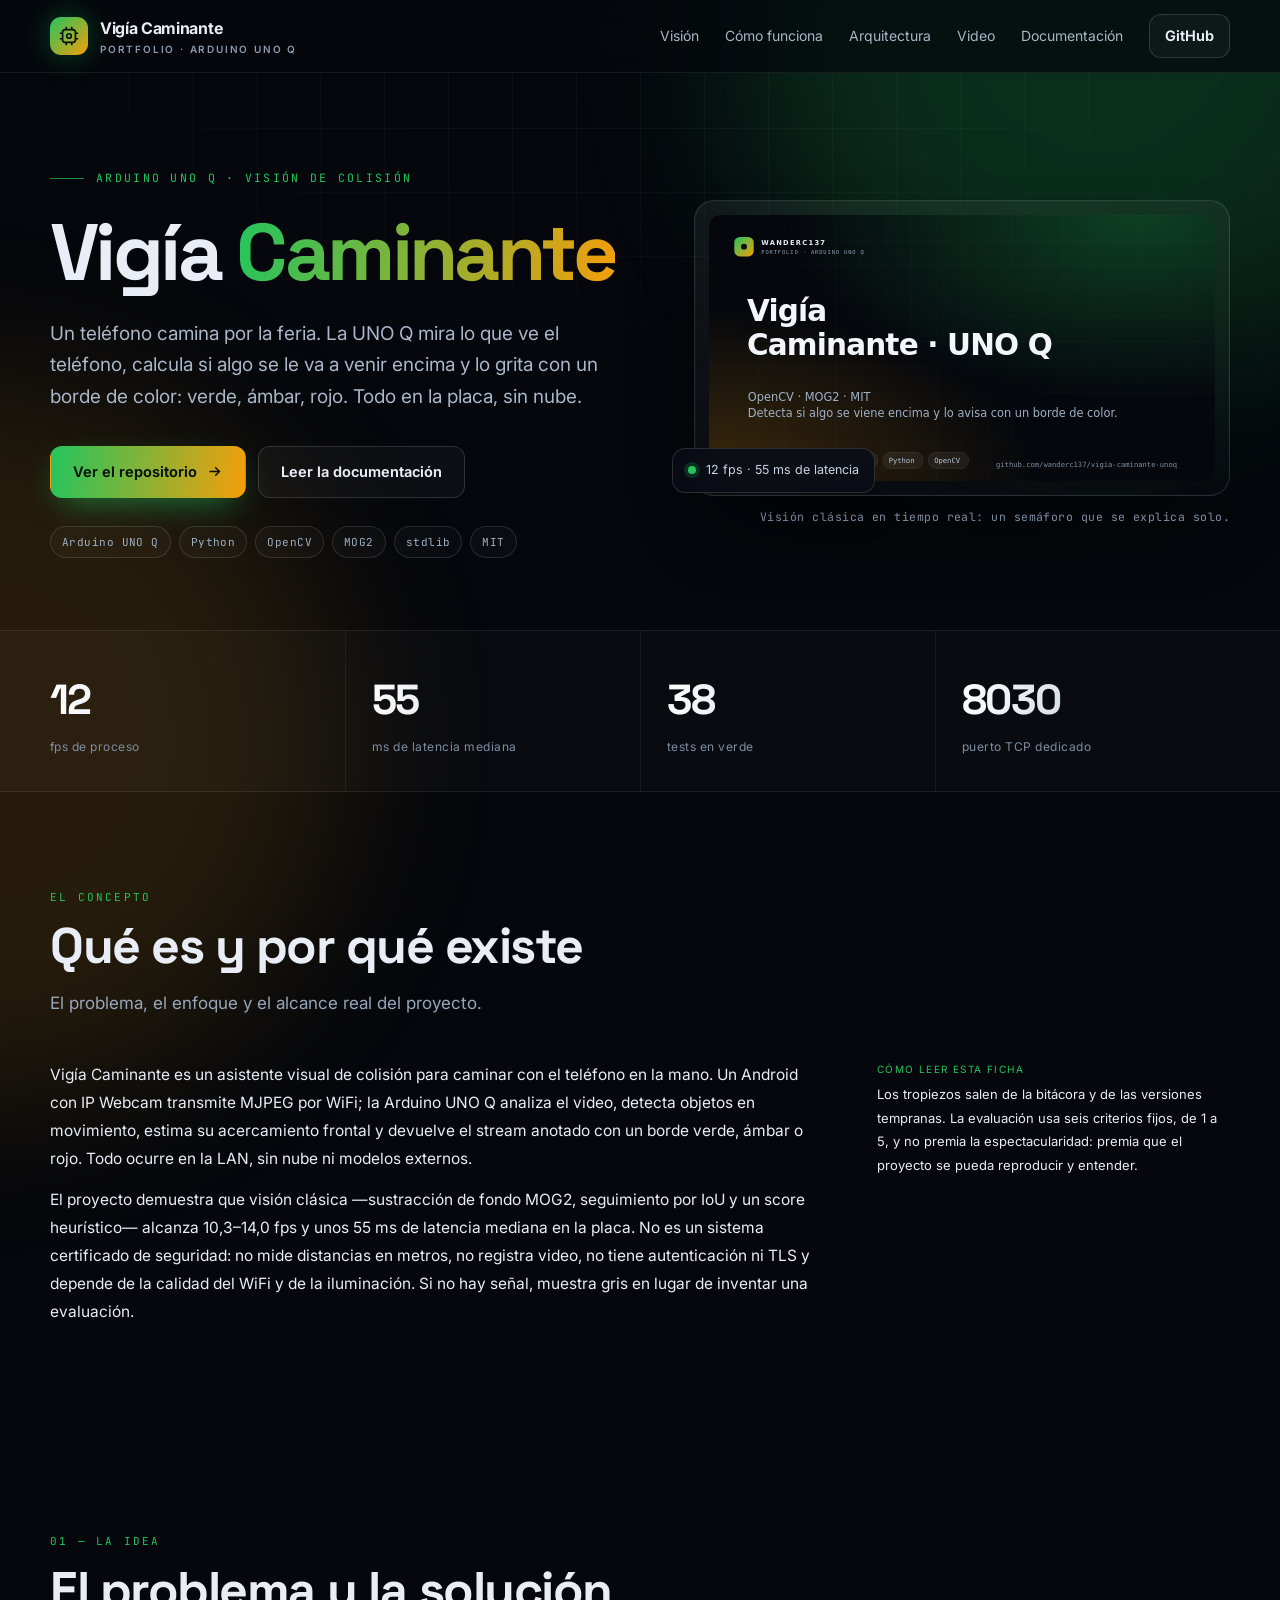
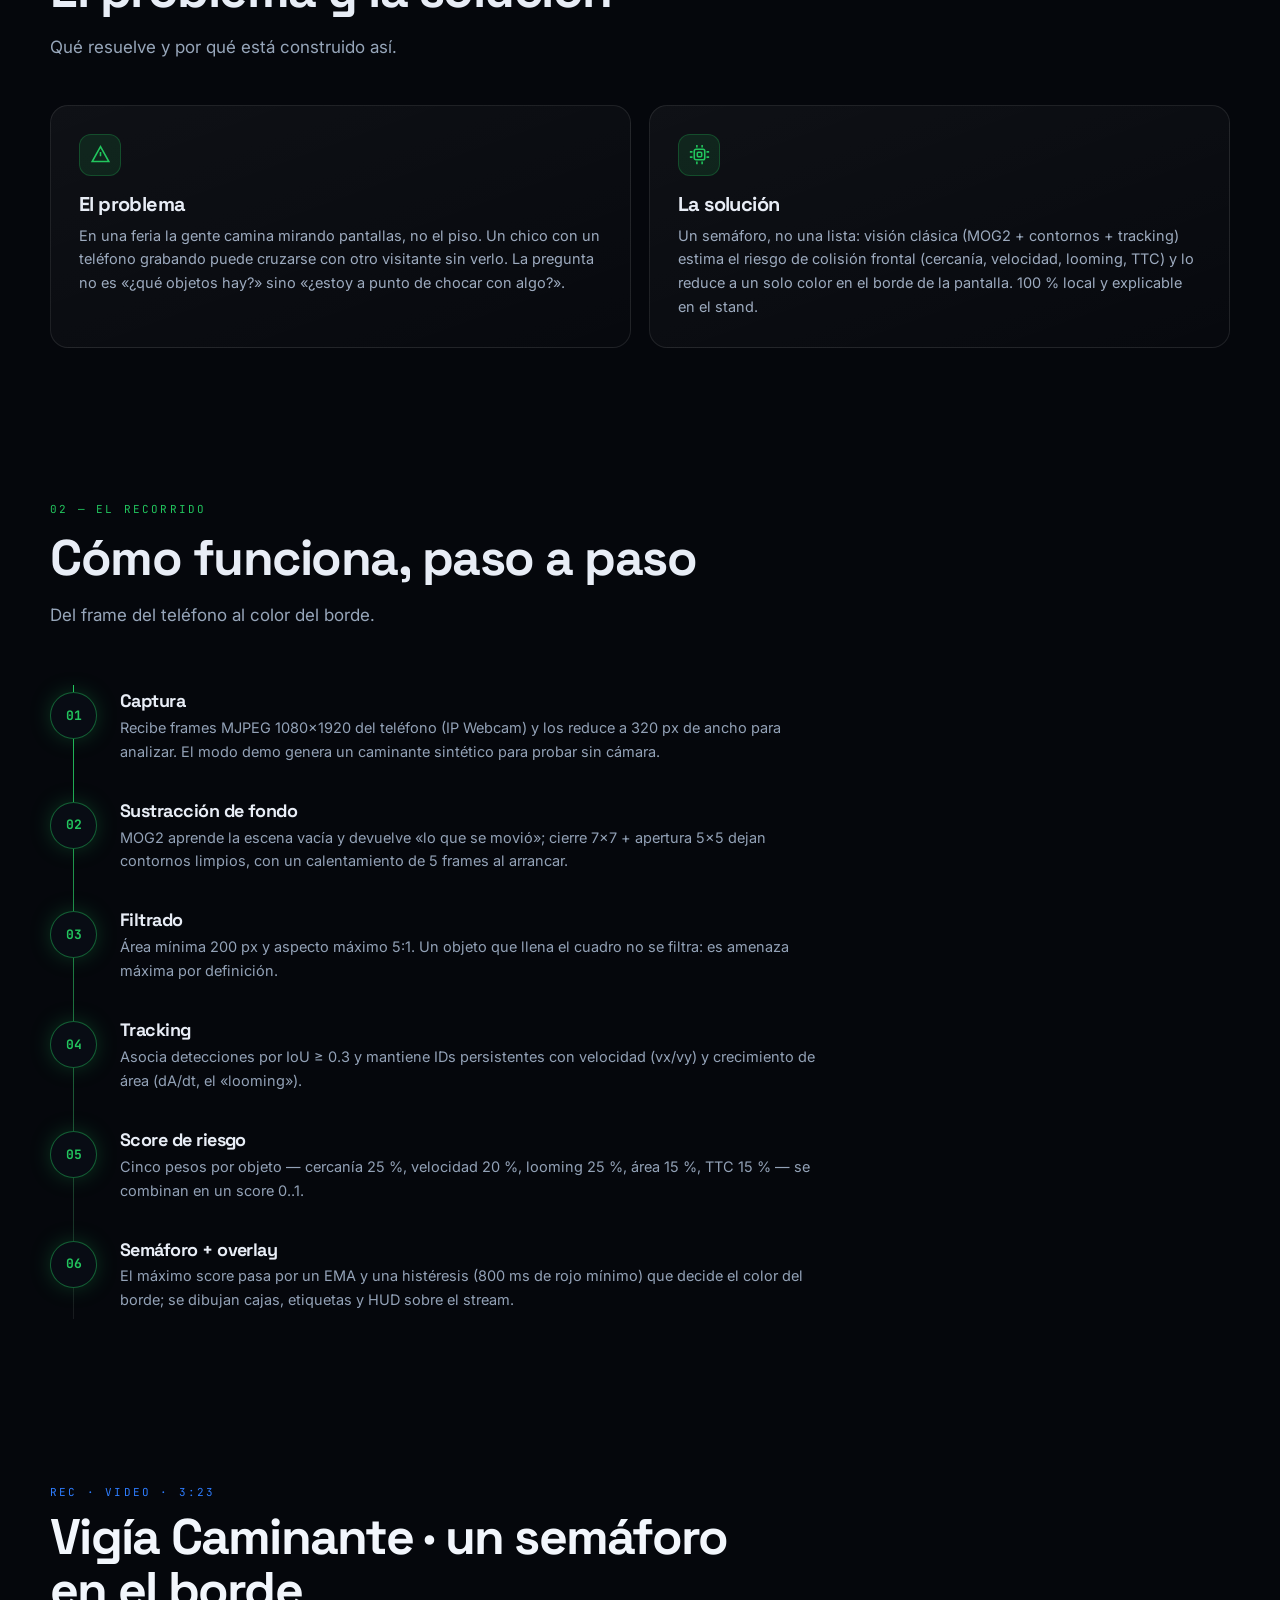
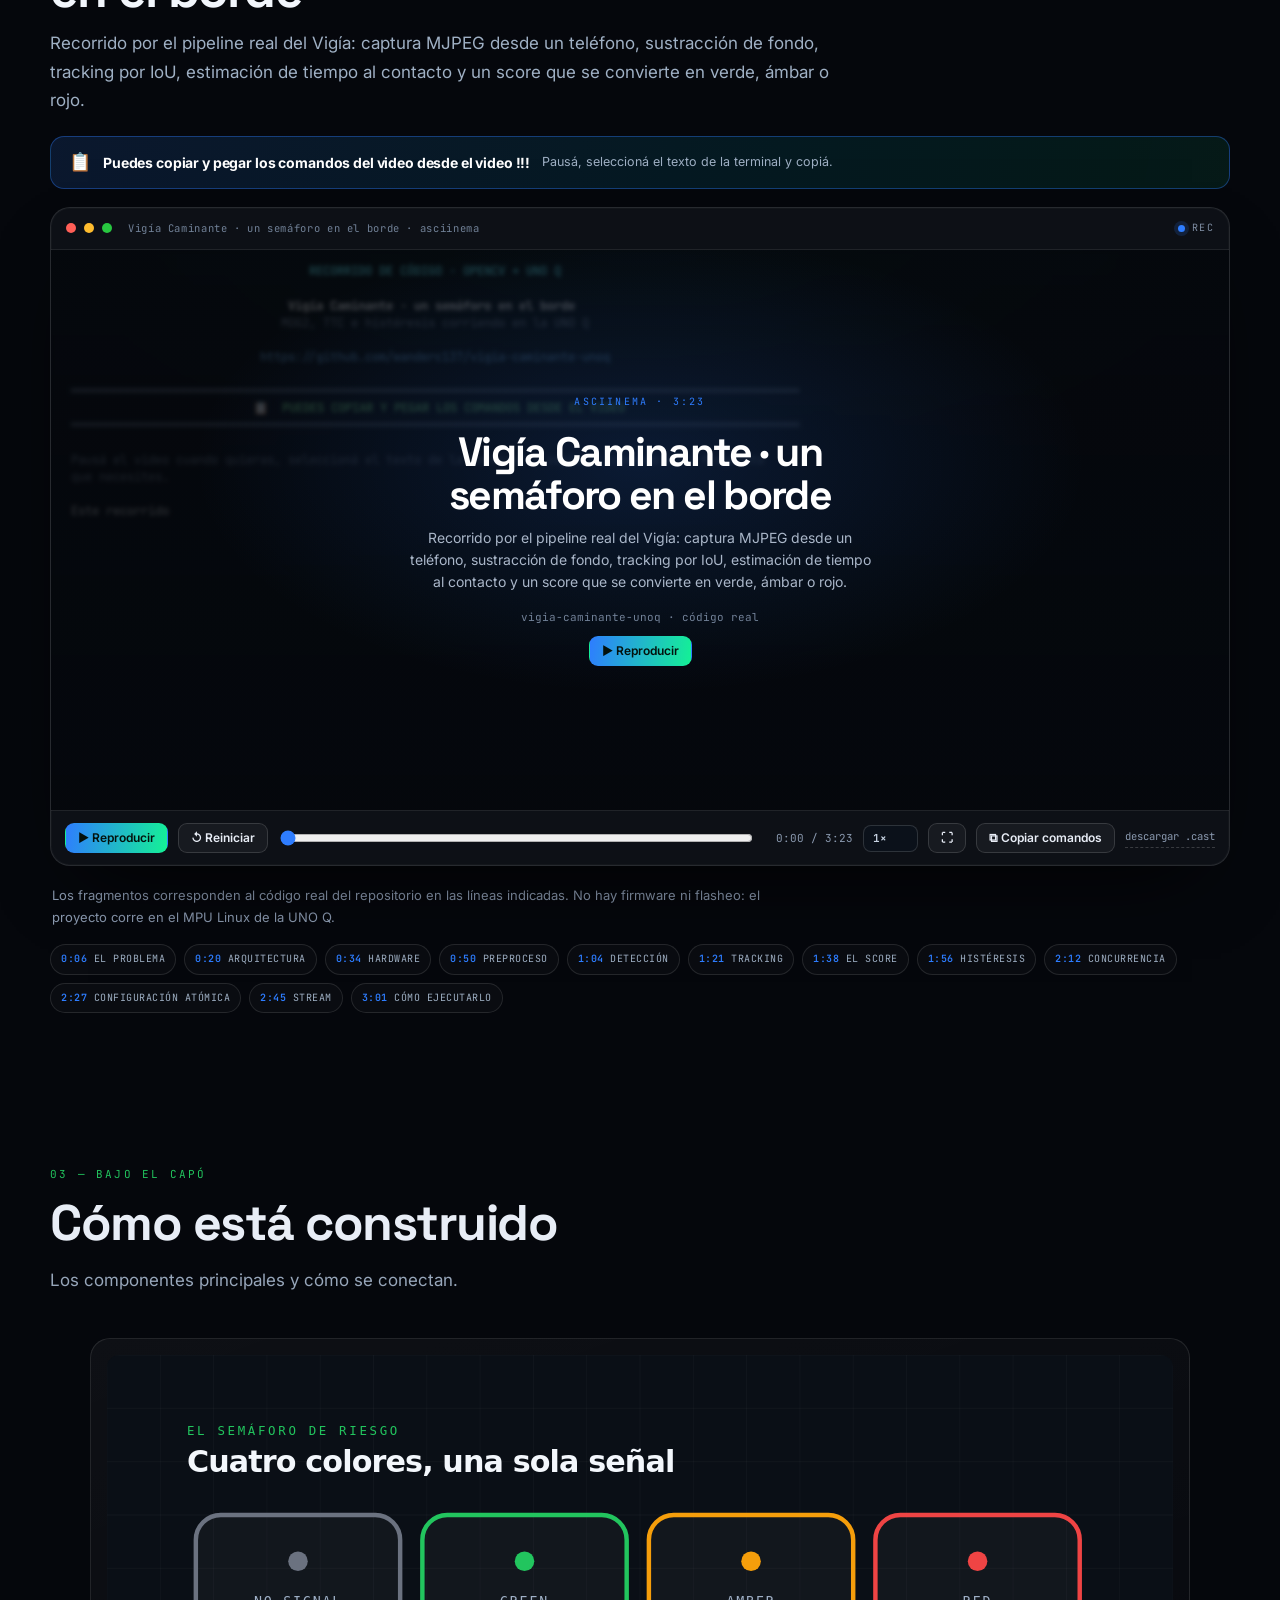
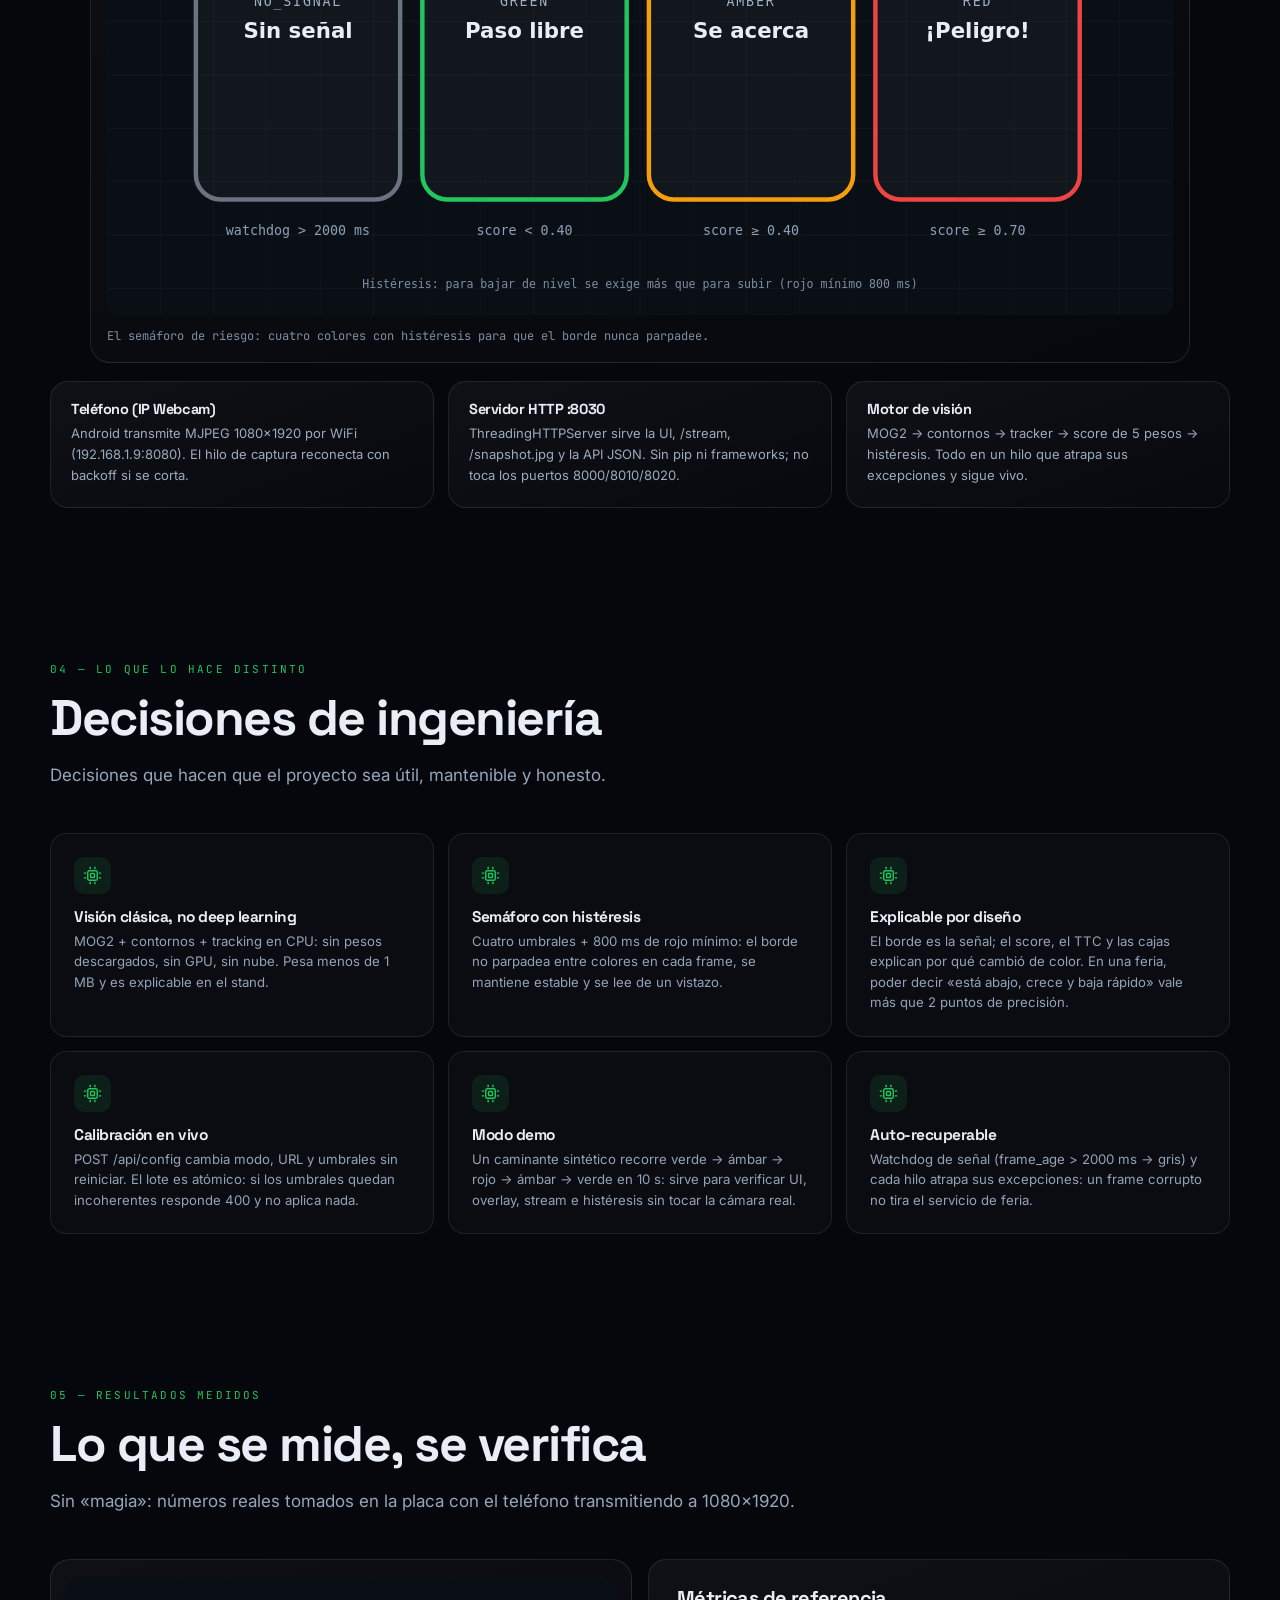
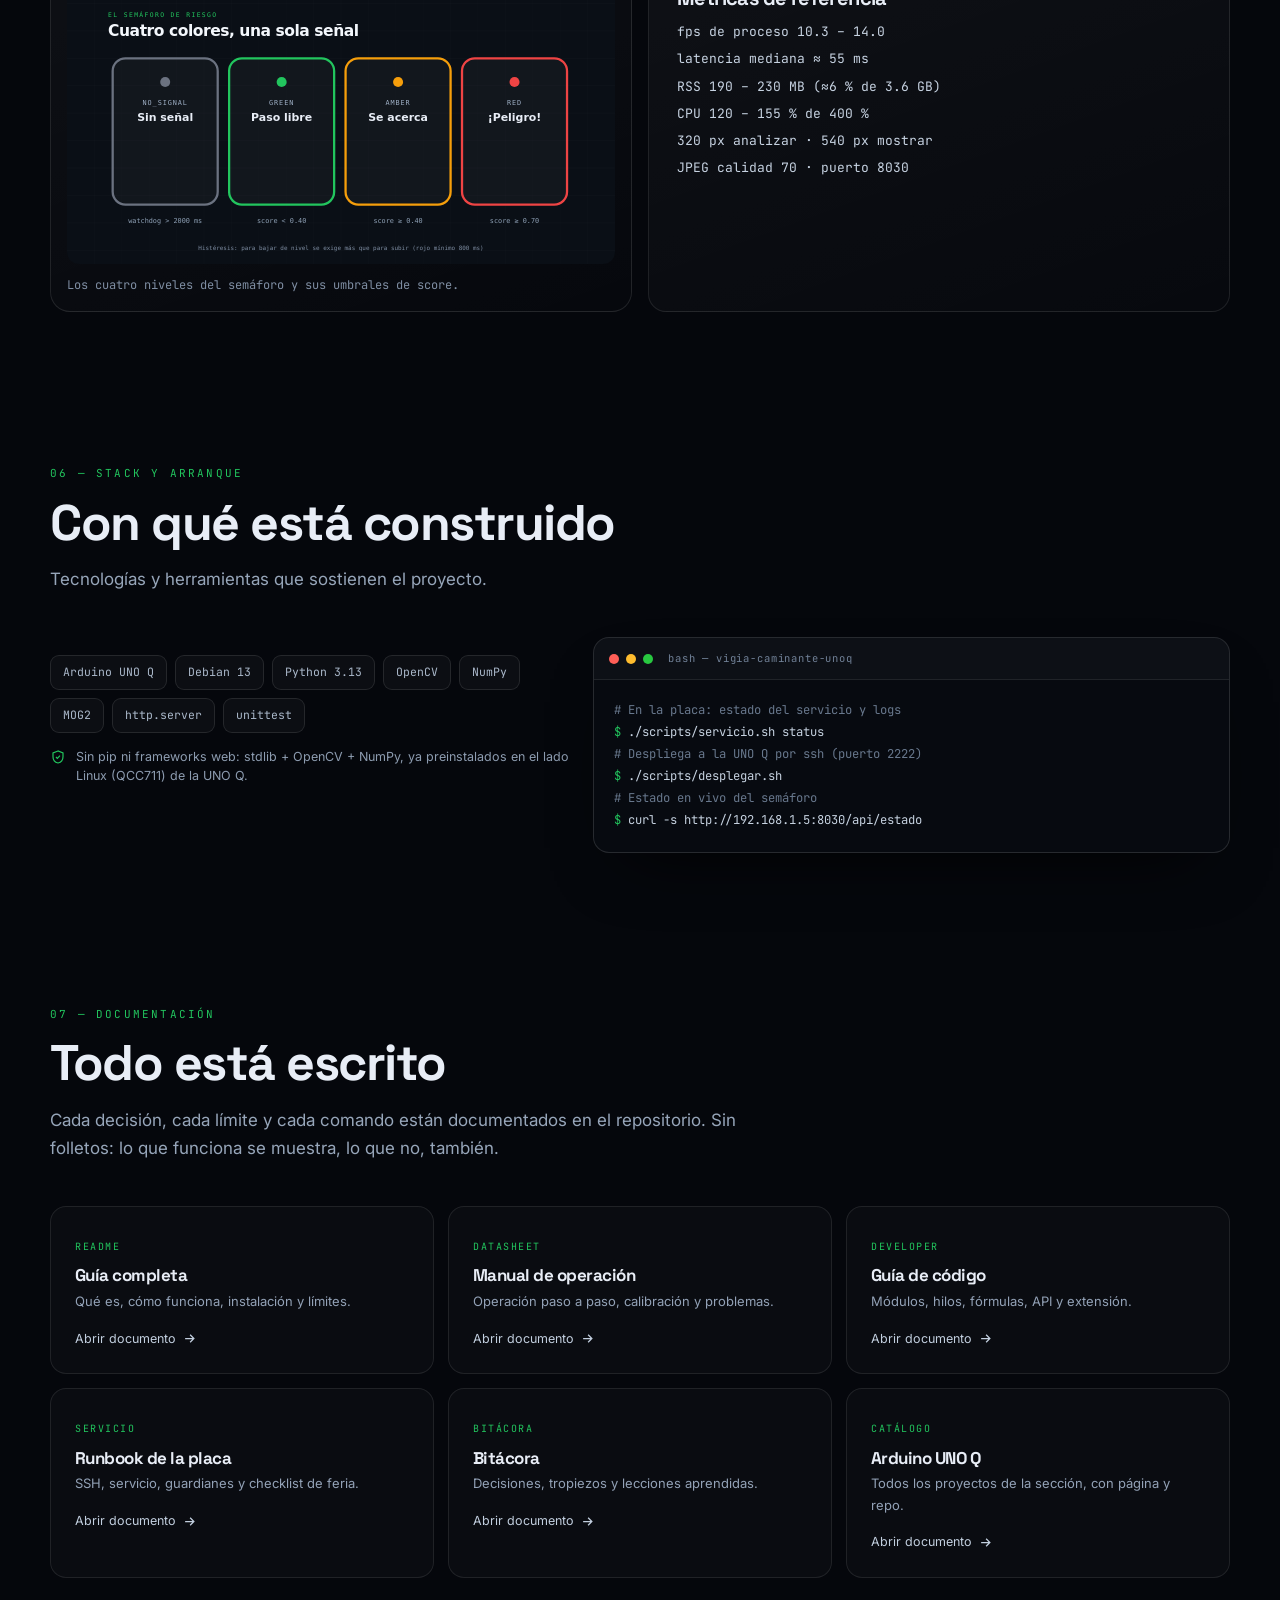
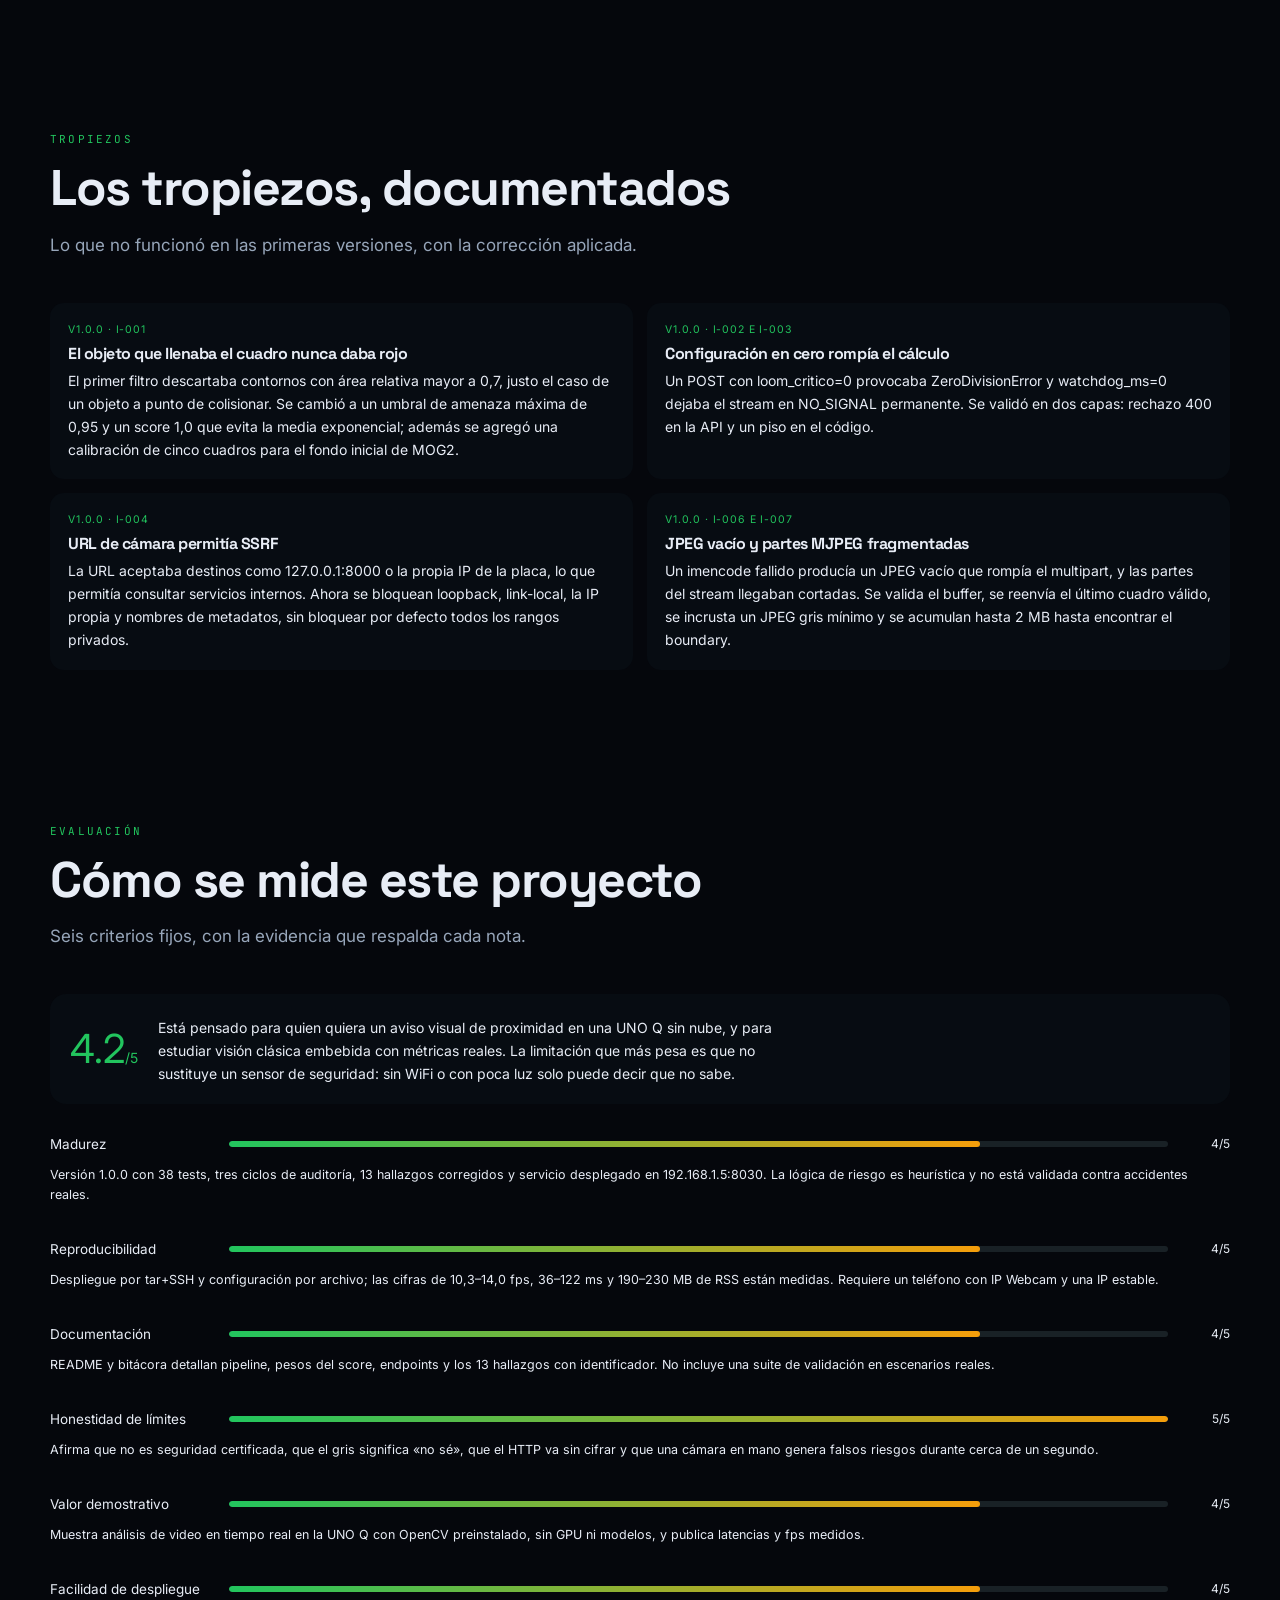
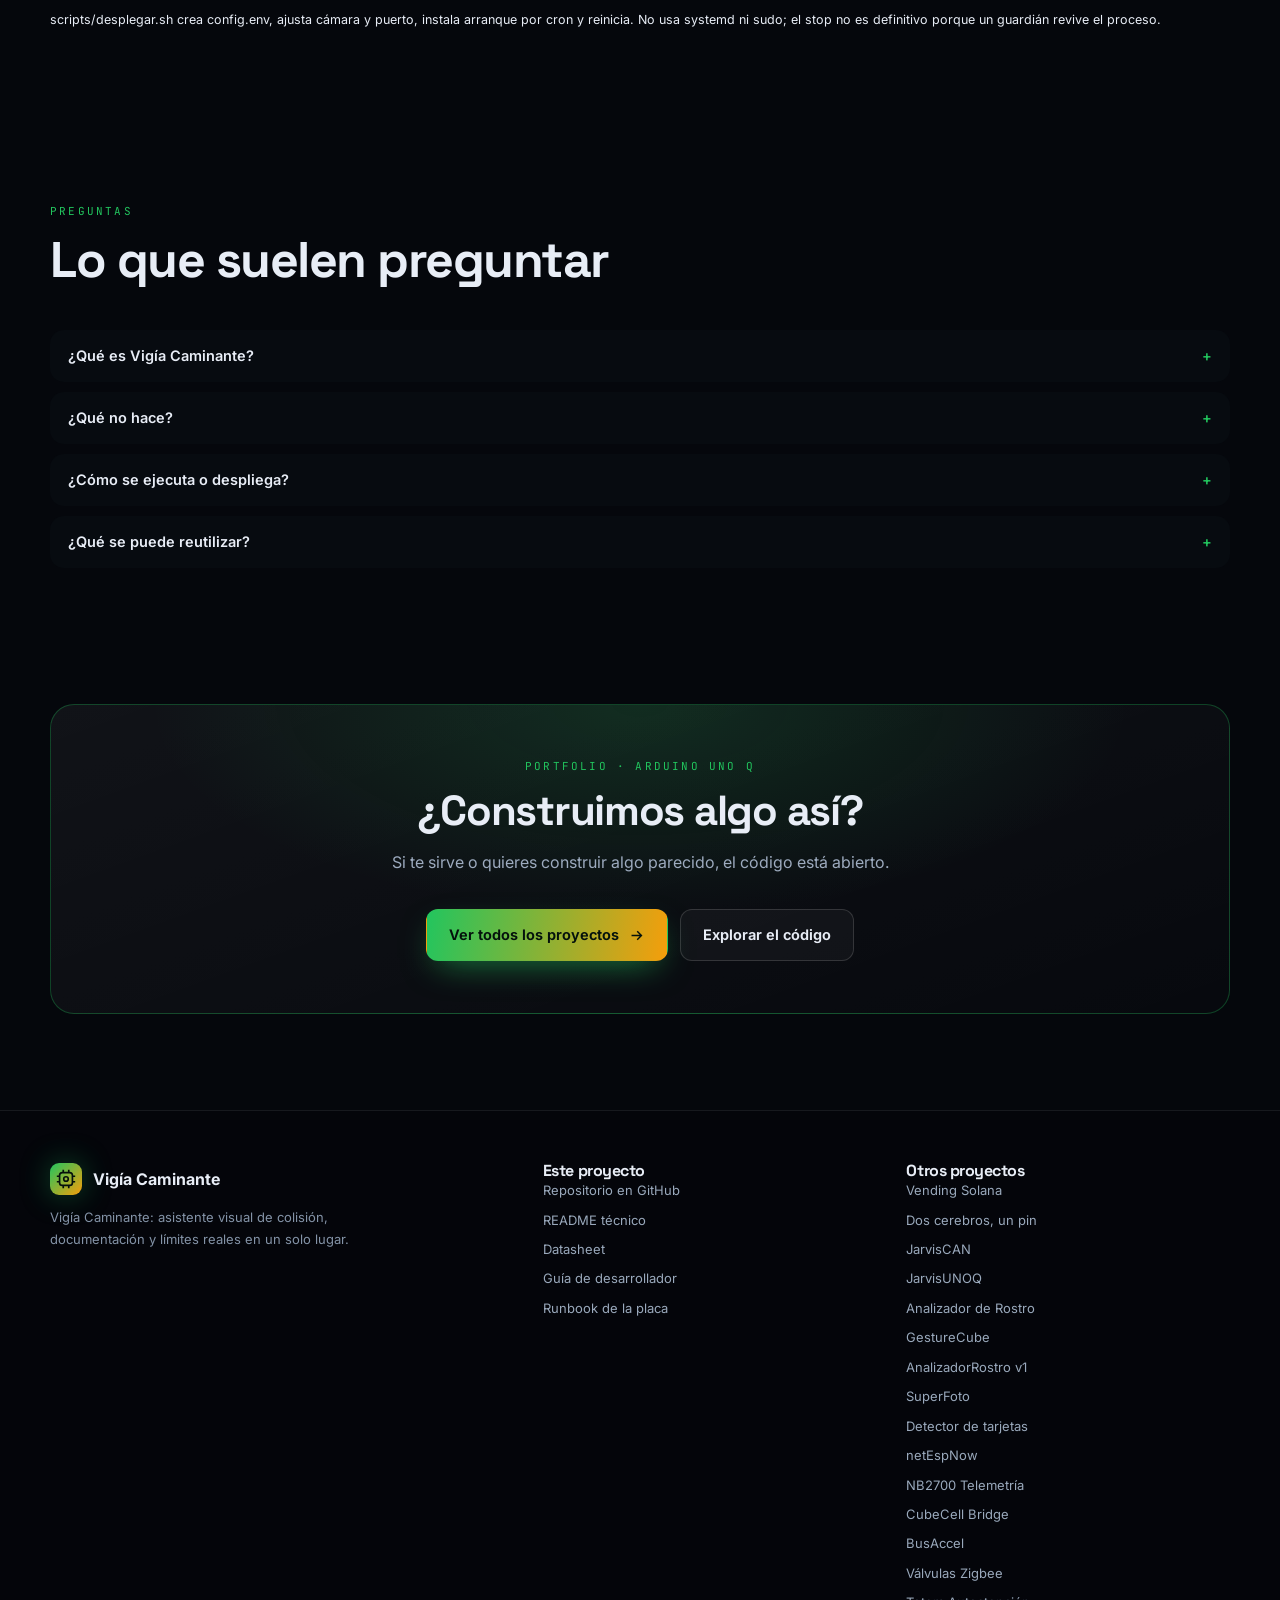
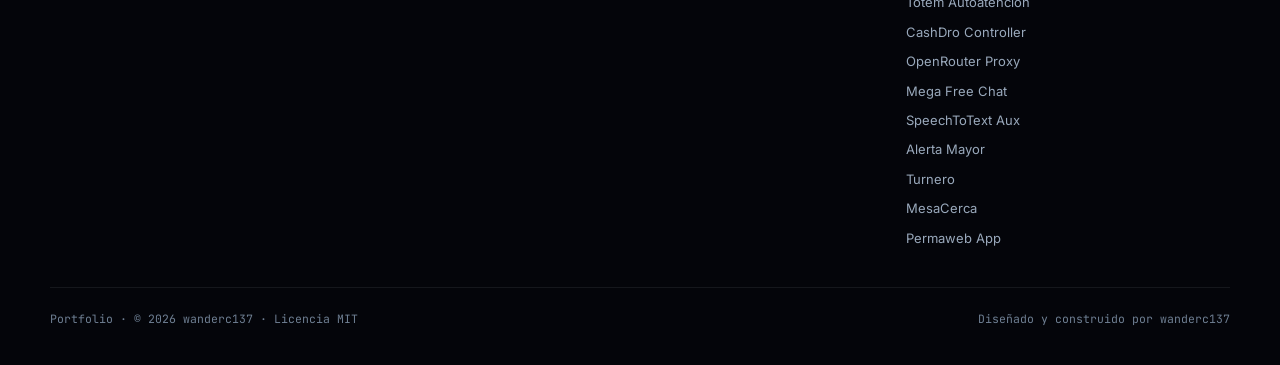
<file: docs/index.html>
<!DOCTYPE html>

<html lang="es">
<head>
<meta charset="utf-8"/>
<meta content="width=device-width, initial-scale=1" name="viewport"/>
<title>Vigía Caminante · Arduino UNO Q</title>
<meta content="Asistente visual de colisión: visión clásica (MOG2 + tracking) en la UNO Q detecta si algo se viene encima y lo avisa con un borde de color." name="description"/>
<meta content="wanderc137" name="author"/>
<meta content="website" property="og:type"/>
<meta content="Vigía Caminante · Arduino UNO Q" property="og:title"/>
<meta content="Asistente visual de colisión: visión clásica (MOG2 + tracking) en la UNO Q detecta si algo se viene encima y lo avisa con un borde de color." property="og:description"/>
<meta content="https://wanderc137.github.io/vigia-caminante-unoq/" property="og:url"/>
<meta content="https://wanderc137.github.io/vigia-caminante-unoq/assets/og.png" property="og:image"/>
<meta content="summary_large_image" name="twitter:card"/>
<meta content="Vigía Caminante · Arduino UNO Q" name="twitter:title"/>
<meta content="Asistente visual de colisión: visión clásica (MOG2 + tracking) en la UNO Q detecta si algo se viene encima y lo avisa con un borde de color." name="twitter:description"/>
<meta content="https://wanderc137.github.io/vigia-caminante-unoq/assets/og.png" name="twitter:image"/>
<link href="data:image/svg+xml,&lt;svg xmlns='http://www.w3.org/2000/svg' viewBox='0 0 100 100'&gt;&lt;rect width='100' height='100' rx='22' fill='%2305070c'/&gt;&lt;rect x='22' y='22' width='56' height='56' rx='12' fill='none' stroke='%2322C55E' stroke-width='7'/&gt;&lt;circle cx='50' cy='50' r='9' fill='%2322C55E'/&gt;&lt;/svg&gt;" rel="icon"/>
<link href="https://fonts.googleapis.com" rel="preconnect"/>
<link crossorigin="" href="https://fonts.gstatic.com" rel="preconnect"/>
<link href="https://fonts.googleapis.com/css2?family=Inter:wght@400;500;600;700&amp;family=JetBrains+Mono:wght@400;500;600&amp;family=Space+Grotesk:wght@500;600;700&amp;display=swap" rel="stylesheet"/>
<style>
*,*::before,*::after{box-sizing:border-box}
html{scroll-behavior:smooth;scrollbar-width:none}
::-webkit-scrollbar{width:0;height:0}
::-webkit-scrollbar-track{background:#05070c}
::-webkit-scrollbar-thumb{background:#2a3448;border-radius:999px;border:2px solid #05070c}
::-webkit-scrollbar-thumb:hover{background:#3a4a66}
body{
  margin:0;background:#05070c;color:#e8edf6;
  font-family:'Inter',system-ui,-apple-system,'Segoe UI',sans-serif;
  font-size:16px;line-height:1.65;-webkit-font-smoothing:antialiased;
  overflow-x:hidden;
}
::selection{background:var(--accent);color:#04110c}
a{color:inherit;text-decoration:none}
img{max-width:100%;display:block}
h1,h2,h3,h4{font-family:'Space Grotesk','Inter',sans-serif;line-height:1.05;letter-spacing:-.03em;margin:0}
p{margin:0}
.mono{font-family:'JetBrains Mono',ui-monospace,SFMono-Regular,Menlo,monospace}
.wrap{width:min(1180px,calc(100% - 48px));margin:0 auto}
.grid-overlay{
  position:fixed;inset:0;z-index:0;pointer-events:none;
  background-image:linear-gradient(rgba(255,255,255,.035) 1px,transparent 1px),linear-gradient(90deg,rgba(255,255,255,.035) 1px,transparent 1px);
  background-size:64px 64px;
  mask-image:radial-gradient(ellipse 80% 60% at 50% 0%,#000 30%,transparent 78%);
  -webkit-mask-image:radial-gradient(ellipse 80% 60% at 50% 0%,#000 30%,transparent 78%);
}
.glow{
  position:fixed;z-index:0;pointer-events:none;filter:blur(90px);opacity:.20;
  width:720px;height:720px;border-radius:50%;
}
.glow.one{top:-340px;right:-180px;background:var(--accent)}
.glow.two{top:380px;left:-380px;background:var(--accent2);opacity:.14}
.nav{
  position:sticky;top:0;z-index:50;
  backdrop-filter:blur(18px);-webkit-backdrop-filter:blur(18px);
  background:rgba(5,7,12,.72);border-bottom:1px solid rgba(255,255,255,.07);
}
.nav-inner{display:flex;align-items:center;justify-content:space-between;height:72px}
.brand{display:flex;align-items:center;gap:12px;font-weight:700;letter-spacing:-.02em}
.brand-mark{
  width:38px;height:38px;border-radius:11px;display:grid;place-items:center;
  background:linear-gradient(135deg,var(--accent),var(--accent2));color:#05100c;
  box-shadow:0 0 30px color-mix(in srgb,var(--accent) 35%,transparent);
}
.brand-mark svg{width:22px;height:22px;stroke:#05100c;fill:none;stroke-width:1.8}
.brand small{display:block;font-size:10px;letter-spacing:.18em;color:#8b9ab0;font-weight:600;text-transform:uppercase}
.nav-links{display:flex;align-items:center;gap:26px;font-size:14px;color:#a9b6c8}
.nav-links a:hover{color:#fff}
.btn{
  display:inline-flex;align-items:center;justify-content:center;gap:9px;
  padding:13px 22px;border-radius:12px;font-weight:650;font-size:14.5px;
  border:1px solid transparent;transition:transform .2s ease,box-shadow .2s ease,background .2s ease;
  white-space:nowrap;
}
.btn:hover{transform:translateY(-2px)}
.btn-primary{
  background:linear-gradient(100deg,var(--accent),var(--accent2));color:#04110c;
  box-shadow:0 12px 34px -12px color-mix(in srgb,var(--accent) 70%,transparent);
}
.btn-primary:hover{box-shadow:0 18px 44px -12px color-mix(in srgb,var(--accent) 80%,transparent)}
.btn-ghost{background:rgba(255,255,255,.035);border-color:rgba(255,255,255,.14);color:#e8edf6}
.btn-ghost:hover{background:rgba(255,255,255,.07)}
.btn svg{width:17px;height:17px;stroke:currentColor;fill:none;stroke-width:2}
.hero{position:relative;z-index:1;padding:96px 0 72px}
.hero-grid{display:grid;grid-template-columns:1.04fr .96fr;gap:64px;align-items:center}
.eyebrow{
  font-family:'JetBrains Mono',monospace;font-size:11.5px;letter-spacing:.2em;
  text-transform:uppercase;color:var(--accent);display:flex;align-items:center;gap:12px;margin-bottom:22px;
}
.eyebrow::before{content:"";width:34px;height:1px;background:var(--accent);opacity:.7}
h1{font-size:clamp(42px,6.4vw,80px);font-weight:700;letter-spacing:-.045em}
.grad{background:linear-gradient(100deg,var(--accent),var(--accent2));-webkit-background-clip:text;background-clip:text;color:transparent}
.lead{font-size:clamp(17px,1.5vw,19px);color:#aab7c9;margin-top:24px;max-width:60ch}
.hero-actions{display:flex;flex-wrap:wrap;gap:12px;margin-top:34px}
.hero-badges{display:flex;flex-wrap:wrap;gap:8px;margin-top:28px}
.badge{
  font-family:'JetBrains Mono',monospace;font-size:11px;letter-spacing:.04em;
  padding:6px 11px;border-radius:999px;border:1px solid rgba(255,255,255,.12);
  color:#9fb0c4;background:rgba(255,255,255,.025);
}
.hero-visual{position:relative}
.visual-frame{
  border:1px solid rgba(255,255,255,.11);border-radius:20px;overflow:hidden;
  background:linear-gradient(160deg,rgba(255,255,255,.055),rgba(255,255,255,.012));
  box-shadow:0 40px 90px -40px rgba(0,0,0,.9),0 0 0 1px rgba(255,255,255,.02) inset;
  padding:14px;
}
.visual-frame img{border-radius:12px;width:100%}
.visual-caption{font-size:11.5px;color:#7f8ea3;margin-top:12px;text-align:right;font-family:'JetBrains Mono',monospace;letter-spacing:.04em}
.float-chip{
  position:absolute;left:-22px;bottom:34px;display:flex;align-items:center;gap:10px;
  background:rgba(9,13,21,.92);border:1px solid rgba(255,255,255,.14);border-radius:13px;
  padding:11px 15px;font-size:12.5px;color:#c7d3e2;backdrop-filter:blur(10px);
  box-shadow:0 20px 50px -20px #000;
}
.float-chip b{color:var(--accent);font-family:'Space Grotesk',sans-serif;font-size:16px}
.live-dot{width:8px;height:8px;border-radius:50%;background:var(--accent);box-shadow:0 0 0 4px color-mix(in srgb,var(--accent) 18%,transparent);animation:pulse 2.4s infinite}
@keyframes pulse{0%,100%{opacity:1}50%{opacity:.35}}
.stats{position:relative;z-index:1;border-top:1px solid rgba(255,255,255,.07);border-bottom:1px solid rgba(255,255,255,.07);background:rgba(255,255,255,.018)}
.stats-grid{display:grid;grid-template-columns:repeat(4,1fr);gap:0}
.stat{padding:34px 26px;border-left:1px solid rgba(255,255,255,.06)}
.stat:first-child{border-left:0;padding-left:0}
.stat-value{font-family:'Space Grotesk',sans-serif;font-size:clamp(28px,3.4vw,42px);font-weight:700;letter-spacing:-.04em;background:linear-gradient(100deg,#fff,#a9b8cc);-webkit-background-clip:text;background-clip:text;color:transparent}
.stat-label{font-size:12px;color:#7f8ea3;letter-spacing:.04em;margin-top:3px}
.section{position:relative;z-index:1;padding:96px 0}
.section.tight{padding-top:56px}
.section-head{max-width:780px;margin-bottom:44px}
.kicker{font-family:'JetBrains Mono',monospace;font-size:11px;letter-spacing:.2em;text-transform:uppercase;color:var(--accent);margin-bottom:14px}
h2{font-size:clamp(30px,4.1vw,50px);font-weight:700}
.section-sub{color:#97a6ba;font-size:17px;margin-top:16px;max-width:68ch}
.split{display:grid;grid-template-columns:1fr 1fr;gap:18px}
.card{
  border:1px solid rgba(255,255,255,.09);border-radius:18px;padding:28px;
  background:linear-gradient(160deg,rgba(255,255,255,.045),rgba(255,255,255,.012));
}
.card .icon{width:42px;height:42px;border-radius:12px;display:grid;place-items:center;background:color-mix(in srgb,var(--accent) 12%,transparent);border:1px solid color-mix(in srgb,var(--accent) 25%,transparent);margin-bottom:18px}
.card .icon svg{width:21px;height:21px;stroke:var(--accent);fill:none;stroke-width:1.8}
.card h3{font-size:20px;margin-bottom:9px}
.card p{color:#9dabbf;font-size:14.5px}
.timeline{position:relative;margin-top:10px}
.timeline::before{content:"";position:absolute;left:23px;top:12px;bottom:12px;width:1px;background:linear-gradient(var(--accent),rgba(255,255,255,.08))}
.step{display:grid;grid-template-columns:48px 1fr;gap:22px;padding:19px 0;align-items:start}
.step-num{
  width:47px;height:47px;border-radius:50%;display:grid;place-items:center;
  border:1px solid color-mix(in srgb,var(--accent) 45%,transparent);
  background:#080c14;color:var(--accent);font-family:'JetBrains Mono',monospace;font-size:13px;font-weight:700;
  position:relative;z-index:1;box-shadow:0 0 26px -6px color-mix(in srgb,var(--accent) 45%,transparent);
}
.step-body h3{font-size:18px;margin-bottom:5px}
.step-body p{color:#93a2b7;font-size:14.5px;max-width:78ch}
.figure{
  border:1px solid rgba(255,255,255,.1);border-radius:20px;padding:16px;
  background:linear-gradient(160deg,rgba(255,255,255,.04),rgba(255,255,255,.008));
}
.figure img{width:100%;border-radius:12px}
.figure figcaption{font-size:12px;color:#7f8ea3;margin-top:12px;font-family:'JetBrains Mono',monospace}
.arch-points{display:grid;grid-template-columns:repeat(3,1fr);gap:14px;margin-top:18px}
.arch-points .card{padding:20px}
.arch-points .card h4{font-size:14.5px;margin-bottom:5px}
.arch-points .card p{font-size:13px}
.features{display:grid;grid-template-columns:repeat(3,1fr);gap:14px}
.feature{border:1px solid rgba(255,255,255,.085);border-radius:16px;padding:23px;background:rgba(255,255,255,.022);transition:border-color .2s,background .2s,transform .2s}
.feature:hover{border-color:color-mix(in srgb,var(--accent) 38%,transparent);background:rgba(255,255,255,.038);transform:translateY(-3px)}
.feature .icon{width:37px;height:37px;border-radius:10px;display:grid;place-items:center;background:color-mix(in srgb,var(--accent) 10%,transparent);margin-bottom:15px}
.feature .icon svg{width:19px;height:19px;stroke:var(--accent);fill:none;stroke-width:1.8}
.feature h3{font-size:15.5px;margin-bottom:6px}
.feature p{font-size:13.2px;color:#94a3b8;line-height:1.55}
.stack-grid{display:grid;grid-template-columns:.9fr 1.1fr;gap:22px;align-items:start}
.chips{display:flex;flex-wrap:wrap;gap:8px;margin-top:18px}
.chip{font-family:'JetBrains Mono',monospace;font-size:11.5px;padding:7px 12px;border-radius:9px;border:1px solid rgba(255,255,255,.1);background:rgba(255,255,255,.03);color:#aab8ca}
.terminal{border:1px solid rgba(255,255,255,.13);border-radius:16px;overflow:hidden;background:#070a10;box-shadow:0 30px 70px -35px #000}
.terminal-bar{display:flex;align-items:center;gap:7px;padding:12px 15px;border-bottom:1px solid rgba(255,255,255,.08);background:rgba(255,255,255,.025)}
.terminal-bar i{width:10px;height:10px;border-radius:50%;background:#ff5f57;display:block}
.terminal-bar i:nth-child(2){background:#febc2e}
.terminal-bar i:nth-child(3){background:#28c840}
.terminal-bar span{margin-left:8px;font-family:'JetBrains Mono',monospace;font-size:10.5px;color:#718197;letter-spacing:.08em}
.terminal pre{margin:0;padding:20px;overflow:auto;font-family:'JetBrains Mono',monospace;font-size:12.2px;line-height:1.8;color:#c6d2e0}
.terminal .p{color:var(--accent)}
.terminal .c{color:#68788d}
.note{display:flex;gap:10px;align-items:flex-start;margin-top:14px;font-size:12.5px;color:#8d9cb0;line-height:1.55}
.note svg{width:16px;height:16px;stroke:var(--accent);fill:none;stroke-width:1.8;flex:0 0 auto;margin-top:2px}
.docs-grid{display:grid;grid-template-columns:repeat(3,1fr);gap:14px}
.doc-card{display:block;border:1px solid rgba(255,255,255,.09);border-radius:16px;padding:24px;background:rgba(255,255,255,.022);transition:border-color .2s,transform .2s,background .2s}
.doc-card:hover{border-color:color-mix(in srgb,var(--accent) 40%,transparent);transform:translateY(-3px);background:rgba(255,255,255,.04)}
.doc-card .tag{font-family:'JetBrains Mono',monospace;font-size:10px;letter-spacing:.15em;color:var(--accent);text-transform:uppercase}
.doc-card h3{font-size:17px;margin:10px 0 6px}
.doc-card p{font-size:13px;color:#93a2b7}
.doc-card .arrow{display:flex;align-items:center;gap:6px;margin-top:16px;font-size:12.5px;color:#c2cfdf}
.doc-card .arrow svg{width:15px;height:15px;stroke:currentColor;fill:none;stroke-width:2;transition:transform .2s}
.doc-card:hover .arrow svg{transform:translateX(4px)}
.gallery{display:grid;grid-template-columns:1fr 1fr;gap:16px}
.gallery .figure{margin:0}
.cta{position:relative;z-index:1;padding:40px 0 96px}
.cta-card{
  border-radius:24px;padding:52px;text-align:center;position:relative;overflow:hidden;
  border:1px solid color-mix(in srgb,var(--accent) 30%,transparent);
  background:
    radial-gradient(700px 300px at 50% 0%,color-mix(in srgb,var(--accent) 16%,transparent),transparent 70%),
    linear-gradient(160deg,rgba(255,255,255,.05),rgba(255,255,255,.012));
}
.cta-card h2{font-size:clamp(28px,3.7vw,42px)}
.cta-card p{color:#9dabbf;max-width:62ch;margin:16px auto 0}
.cta-card .hero-actions{justify-content:center}
footer{position:relative;z-index:1;border-top:1px solid rgba(255,255,255,.08);padding:52px 0 36px;background:rgba(4,6,10,.6)}
.foot-grid{display:grid;grid-template-columns:1.4fr 1fr 1fr;gap:40px}
.foot-brand{display:flex;align-items:center;gap:11px;font-weight:700;margin-bottom:12px}
.foot-brand .brand-mark{width:32px;height:32px;border-radius:9px}
.foot-p{font-size:13px;color:#8493a7;max-width:38ch}
.foot h4{font-family:'JetBrains Mono',monospace;font-size:10.5px;letter-spacing:.16em;text-transform:uppercase;color:#718197;margin-bottom:13px;font-weight:500}
.foot-links{display:flex;flex-direction:column;gap:8px;font-size:13px;color:#9aa9bc}
.foot-links a:hover{color:#fff}
.foot-bottom{display:flex;justify-content:space-between;gap:20px;flex-wrap:wrap;border-top:1px solid rgba(255,255,255,.07);margin-top:38px;padding-top:22px;font-size:11.5px;color:#6f7f93;font-family:'JetBrains Mono',monospace}
.reveal{opacity:1;transform:none;transition:opacity .7s ease,transform .7s ease}
.reveal.in{opacity:1;transform:none}
@media (prefers-reduced-motion:reduce){.reveal{opacity:1;transform:none;transition:none}.live-dot{animation:none}html{scroll-behavior:auto}}
@media (max-width:980px){
  .hero-grid,.split,.stack-grid,.gallery{grid-template-columns:1fr}
  .hero{padding-top:64px}
  .hero-visual{order:-1}
  .features{grid-template-columns:1fr 1fr}
  .arch-points{grid-template-columns:1fr}
  .stats-grid{grid-template-columns:1fr 1fr}
  .stat:nth-child(3){border-left:0;padding-left:0}
  .stat{border-top:1px solid rgba(255,255,255,.06)}
  .stat:nth-child(-n+2){border-top:0}
  .docs-grid{grid-template-columns:1fr}
  .foot-grid{grid-template-columns:1fr 1fr}
  .nav-links{display:none}
}
@media (max-width:620px){
  .wrap{width:calc(100% - 32px)}
  .features{grid-template-columns:1fr}
  .stats-grid{grid-template-columns:1fr 1fr}
  .stat{padding:24px 16px}
  .cta-card{padding:34px 22px}
  .float-chip{left:8px;bottom:16px}
  .foot-grid{grid-template-columns:1fr}
  .section{padding:72px 0}
}

.fail-grid{display:grid;grid-template-columns:repeat(2,minmax(0,1fr));gap:14px;margin-top:6px}
.fail{background:rgba(10,18,24,.55);border:1px solid var(--line);border-radius:14px;padding:18px}
.fail .v{font-family:var(--mono);font-size:10.5px;letter-spacing:.08em;text-transform:uppercase;color:var(--accent)}
.fail h3{font-size:16px;margin:8px 0 6px}
.fail p{font-size:14px;margin:0;color:var(--muted)}
.rating-head{display:flex;align-items:center;gap:20px;margin:6px 0 18px;padding:18px 20px;border:1px solid var(--line);border-radius:16px;background:rgba(10,18,24,.5)}
.rating-avg{font-family:var(--mono);font-size:40px;line-height:1;color:var(--accent)}
.rating-avg small{font-size:14px;color:var(--muted)}
.rating-head p{margin:4px 0 0;font-size:14px;color:var(--muted);max-width:70ch}
.rating{display:grid;gap:2px}
.rating-row{display:grid;grid-template-columns:165px minmax(90px,1fr) 48px;gap:14px;align-items:center;padding:11px 0;border-bottom:1px solid var(--line)}
.rating-row:last-child{border-bottom:0}
.rating-name{font-size:13.5px;color:var(--text)}
.rating-bar{height:6px;border-radius:99px;background:rgba(148,190,200,.14);overflow:hidden}
.rating-bar span{display:block;height:100%;border-radius:99px;background:linear-gradient(90deg,var(--accent),var(--accent2))}
.rating-score{font-family:var(--mono);font-size:12px;color:var(--muted);text-align:right}
.rating-note{grid-column:1/-1;font-size:12.5px;color:var(--muted);margin:-4px 0 8px}
.faq{display:grid;gap:10px;margin-top:4px}
.faq details{border:1px solid var(--line);border-radius:14px;padding:14px 18px;background:rgba(10,18,24,.4)}
.faq summary{cursor:pointer;font-weight:600;font-size:14.5px;list-style:none}
.faq summary::-webkit-details-marker{display:none}
.faq summary::after{content:"+";float:right;color:var(--accent);font-family:var(--mono)}
.faq details[open] summary::after{content:"−"}
.faq p{margin:10px 0 0;font-size:14px;color:var(--muted);line-height:1.7}
.concept-grid{display:grid;grid-template-columns:1.35fr .65fr;gap:26px;align-items:start}
.concept-grid p{font-size:15.5px;color:var(--muted);line-height:1.8;margin:0 0 14px}
.concept-side{border-left:1px solid var(--line);padding-left:22px}
.concept-side .k{font-family:var(--mono);font-size:10px;letter-spacing:.14em;text-transform:uppercase;color:var(--accent)}
.concept-side p{font-size:13px;margin:6px 0 16px}
@media(max-width:760px){.concept-grid,.fail-grid{grid-template-columns:1fr}.concept-side{border-left:0;padding-left:0}}

</style>
<link href="rec/player.css?v=1" rel="stylesheet"/>
</head>
<body style="--accent:#22C55E;--accent2:#F59E0B">
<div class="grid-overlay"></div>
<div class="glow one"></div>
<div class="glow two"></div>
<header class="nav">
<div class="wrap nav-inner">
<a class="brand" href="#top">
<span class="brand-mark"><svg viewbox="0 0 24 24"><rect height="14" rx="3" width="14" x="5" y="5"></rect><path d="M9 2v3M15 2v3M9 19v3M15 19v3M2 9h3M2 15h3M19 9h3M19 15h3"></path><circle cx="12" cy="12" r="2.5"></circle></svg></span>
<span>Vigía Caminante<small>Portfolio · Arduino UNO Q</small></span>
</a>
<nav aria-label="Navegación" class="nav-links">
<a href="#problema">Visión</a>
<a href="#como">Cómo funciona</a>
<a href="#arquitectura">Arquitectura</a>
<a href="#video">Video</a>
<a href="#docs">Documentación</a>
<a class="btn btn-ghost" href="https://github.com/wanderc137/vigia-caminante-unoq" rel="noopener" style="padding:9px 15px" target="_blank">GitHub</a>
</nav>
</div>
</header>
<main id="top">
<section class="hero">
<div class="wrap hero-grid">
<div class="hero-copy">
<div class="eyebrow">Arduino UNO Q · Visión de colisión</div>
<h1>Vigía <span class="grad">Caminante</span></h1>
<p class="lead">Un teléfono camina por la feria. La UNO Q mira lo que ve el teléfono, calcula si algo se le va a venir encima y lo grita con un borde de color: verde, ámbar, rojo. Todo en la placa, sin nube.</p>
<div class="hero-actions">
<a class="btn btn-primary" href="https://github.com/wanderc137/vigia-caminante-unoq" rel="noopener" target="_blank">Ver el repositorio <svg viewbox="0 0 24 24"><path d="M5 12h14M13 6l6 6-6 6"></path></svg></a>
<a class="btn btn-ghost" href="https://github.com/wanderc137/vigia-caminante-unoq#readme" rel="noopener" target="_blank">Leer la documentación</a>
</div>
<div class="hero-badges"><span class="badge">Arduino UNO Q</span><span class="badge">Python</span><span class="badge">OpenCV</span><span class="badge">MOG2</span><span class="badge">stdlib</span><span class="badge">MIT</span></div>
</div>
<div class="hero-visual">
<div class="visual-frame"><img alt="Vigía Caminante — asistente visual de colisión con visión clásica" src="assets/og.svg"/></div>
<div class="visual-caption">Visión clásica en tiempo real: un semáforo que se explica solo.</div>
<div class="float-chip"><span class="live-dot"></span>12 fps · 55 ms de latencia</div>
</div>
</div>
</section>
<section class="stats"><div class="wrap stats-grid"><div class="stat"><div class="stat-value">12</div><div class="stat-label">fps de proceso</div></div><div class="stat"><div class="stat-value">55</div><div class="stat-label">ms de latencia mediana</div></div><div class="stat"><div class="stat-value">38</div><div class="stat-label">tests en verde</div></div><div class="stat"><div class="stat-value">8030</div><div class="stat-label">puerto TCP dedicado</div></div></div></section><section class="section" id="concepto"><div class="wrap"><div class="section-head"><div class="kicker">El concepto</div><h2>Qué es y por qué existe</h2><p class="section-sub">El problema, el enfoque y el alcance real del proyecto.</p></div><div class="concept-grid"><div><p>Vigía Caminante es un asistente visual de colisión para caminar con el teléfono en la mano. Un Android con IP Webcam transmite MJPEG por WiFi; la Arduino UNO Q analiza el video, detecta objetos en movimiento, estima su acercamiento frontal y devuelve el stream anotado con un borde verde, ámbar o rojo. Todo ocurre en la LAN, sin nube ni modelos externos.</p><p>El proyecto demuestra que visión clásica —sustracción de fondo MOG2, seguimiento por IoU y un score heurístico— alcanza 10,3–14,0 fps y unos 55 ms de latencia mediana en la placa. No es un sistema certificado de seguridad: no mide distancias en metros, no registra video, no tiene autenticación ni TLS y depende de la calidad del WiFi y de la iluminación. Si no hay señal, muestra gris en lugar de inventar una evaluación.</p></div><div class="concept-side"><div class="k">Cómo leer esta ficha</div><p>Los tropiezos salen de la bitácora y de las versiones tempranas. La evaluación usa seis criterios fijos, de 1 a 5, y no premia la espectacularidad: premia que el proyecto se pueda reproducir y entender.</p></div></div></div></section>
<section class="section" id="problema">
<div class="wrap">
<div class="section-head reveal">
<div class="kicker">01 — La idea</div>
<h2>El problema y la solución</h2>
<p class="section-sub">Qué resuelve y por qué está construido así.</p>
</div>
<div class="split">
<div class="card reveal"><div class="icon"><svg aria-hidden="true" viewbox="0 0 24 24"><path d="M12 3 2.5 20h19L12 3Z"></path><path d="M12 9v5M12 17v.01"></path></svg></div><h3>El problema</h3><p>En una feria la gente camina mirando pantallas, no el piso. Un chico con un teléfono grabando puede cruzarse con otro visitante sin verlo. La pregunta no es «¿qué objetos hay?» sino «¿estoy a punto de chocar con algo?».</p></div>
<div class="card reveal"><div class="icon"><svg aria-hidden="true" viewbox="0 0 24 24"><rect height="12" rx="2" width="12" x="6" y="6"></rect><path d="M9 1v3M15 1v3M9 20v3M15 20v3M1 9h3M1 15h3M20 9h3M20 15h3"></path><rect height="5" rx="1" width="5" x="9.5" y="9.5"></rect></svg></div><h3>La solución</h3><p>Un semáforo, no una lista: visión clásica (MOG2 + contornos + tracking) estima el riesgo de colisión frontal (cercanía, velocidad, looming, TTC) y lo reduce a un solo color en el borde de la pantalla. 100 % local y explicable en el stand.</p></div>
</div>
</div>
</section>
<section class="section tight" id="como">
<div class="wrap">
<div class="section-head reveal">
<div class="kicker">02 — El recorrido</div>
<h2>Cómo funciona, paso a paso</h2>
<p class="section-sub">Del frame del teléfono al color del borde.</p>
</div>
<div class="timeline reveal"><div class="step"><div class="step-num">01</div><div class="step-body"><h3>Captura</h3><p>Recibe frames MJPEG 1080×1920 del teléfono (IP Webcam) y los reduce a 320 px de ancho para analizar. El modo demo genera un caminante sintético para probar sin cámara.</p></div></div><div class="step"><div class="step-num">02</div><div class="step-body"><h3>Sustracción de fondo</h3><p>MOG2 aprende la escena vacía y devuelve «lo que se movió»; cierre 7×7 + apertura 5×5 dejan contornos limpios, con un calentamiento de 5 frames al arrancar.</p></div></div><div class="step"><div class="step-num">03</div><div class="step-body"><h3>Filtrado</h3><p>Área mínima 200 px y aspecto máximo 5:1. Un objeto que llena el cuadro no se filtra: es amenaza máxima por definición.</p></div></div><div class="step"><div class="step-num">04</div><div class="step-body"><h3>Tracking</h3><p>Asocia detecciones por IoU ≥ 0.3 y mantiene IDs persistentes con velocidad (vx/vy) y crecimiento de área (dA/dt, el «looming»).</p></div></div><div class="step"><div class="step-num">05</div><div class="step-body"><h3>Score de riesgo</h3><p>Cinco pesos por objeto — cercanía 25 %, velocidad 20 %, looming 25 %, área 15 %, TTC 15 % — se combinan en un score 0..1.</p></div></div><div class="step"><div class="step-num">06</div><div class="step-body"><h3>Semáforo + overlay</h3><p>El máximo score pasa por un EMA y una histéresis (800 ms de rojo mínimo) que decide el color del borde; se dibujan cajas, etiquetas y HUD sobre el stream.</p></div></div></div>
</div>
</section>

<section class="section tight rec-section" id="video" style="--accent:#2E7DFF;--accent2:#14F195">
<div class="wrap">
<div class="rec-kicker">REC · VIDEO · 3:23</div>
<h2 class="rec-h2">Vigía Caminante · un semáforo en el borde</h2>
<p class="rec-lead">Recorrido por el pipeline real del Vigía: captura MJPEG desde un teléfono, sustracción de fondo, tracking por IoU, estimación de tiempo al contacto y un score que se convierte en verde, ámbar o rojo.</p>
<div class="rec-banner">
<span class="rec-banner-icon">📋</span>
<strong>Puedes copiar y pegar los comandos del video desde el video !!!</strong>
<span>Pausá, seleccioná el texto de la terminal y copiá.</span>
</div>
<div class="rec-shell">
<div class="rec-bar"><i></i><i></i><i></i><span class="rec-title">Vigía Caminante · un semáforo en el borde · asciinema</span><span class="rec-rec"><b></b>REC</span></div>
<div class="rec-screen-wrap">
<div class="rec-screen" id="rec-screen"></div>
<div class="rec-poster" id="rec-poster">
<div class="rec-kicker">ASCIINEMA · 3:23</div>
<h3>Vigía Caminante · un semáforo en el borde</h3>
<p>Recorrido por el pipeline real del Vigía: captura MJPEG desde un teléfono, sustracción de fondo, tracking por IoU, estimación de tiempo al contacto y un score que se convierte en verde, ámbar o rojo.</p>
<div class="rec-poster-meta">vigia-caminante-unoq · código real</div>
<button class="rec-btn rec-primary" id="rec-start" type="button">▶ Reproducir</button>
</div>
</div>
<div class="rec-controls">
<button class="rec-btn rec-primary" id="rec-play" type="button">▶ Reproducir</button>
<button class="rec-btn" id="rec-restart" type="button">↺ Reiniciar</button>
<input class="rec-progress" id="rec-range" type="range" min="0" max="1000" value="0" aria-label="Progreso"/>
<span class="rec-time" id="rec-time">0:00 / 3:23</span>
<select class="rec-speed" id="rec-speed" aria-label="Velocidad"><option value="1">1×</option><option value="1.25">1.25×</option><option value="1.5">1.5×</option><option value="2">2×</option></select>
<button class="rec-btn" id="rec-full" type="button" title="Pantalla completa">⛶</button>
<button class="rec-btn" id="rec-copy" type="button">⧉ Copiar comandos</button>
<a class="rec-download" href="rec/vigia-caminante-unoq.cast" download>descargar .cast</a>
</div>
</div>
<p class="rec-note">Los fragmentos corresponden al código real del repositorio en las líneas indicadas. No hay firmware ni flasheo: el proyecto corre en el MPU Linux de la UNO Q.</p>
<div class="rec-chapters"><span class="rec-chip"><b>0:06</b> EL PROBLEMA</span><span class="rec-chip"><b>0:20</b> ARQUITECTURA</span><span class="rec-chip"><b>0:34</b> HARDWARE</span><span class="rec-chip"><b>0:50</b> PREPROCESO</span><span class="rec-chip"><b>1:04</b> DETECCIÓN</span><span class="rec-chip"><b>1:21</b> TRACKING</span><span class="rec-chip"><b>1:38</b> EL SCORE</span><span class="rec-chip"><b>1:56</b> HISTÉRESIS</span><span class="rec-chip"><b>2:12</b> CONCURRENCIA</span><span class="rec-chip"><b>2:27</b> CONFIGURACIÓN ATÓMICA</span><span class="rec-chip"><b>2:45</b> STREAM</span><span class="rec-chip"><b>3:01</b> CÓMO EJECUTARLO</span></div>
</div>
</section>

<section class="section tight" id="arquitectura">
<div class="wrap">
<div class="section-head reveal">
<div class="kicker">03 — Bajo el capó</div>
<h2>Cómo está construido</h2>
<p class="section-sub">Los componentes principales y cómo se conectan.</p>
</div>
<figure class="figure reveal"><img alt="El semáforo de riesgo: gris, verde, ámbar y rojo con sus umbrales" loading="lazy" src="img/semaforo.svg"/><figcaption>El semáforo de riesgo: cuatro colores con histéresis para que el borde nunca parpadee.</figcaption></figure>
<div class="arch-points reveal"><div class="card"><h4>Teléfono (IP Webcam)</h4><p>Android transmite MJPEG 1080×1920 por WiFi (192.168.1.9:8080). El hilo de captura reconecta con backoff si se corta.</p></div><div class="card"><h4>Servidor HTTP :8030</h4><p>ThreadingHTTPServer sirve la UI, /stream, /snapshot.jpg y la API JSON. Sin pip ni frameworks; no toca los puertos 8000/8010/8020.</p></div><div class="card"><h4>Motor de visión</h4><p>MOG2 → contornos → tracker → score de 5 pesos → histéresis. Todo en un hilo que atrapa sus excepciones y sigue vivo.</p></div></div>
</div>
</section>
<section class="section tight">
<div class="wrap">
<div class="section-head reveal">
<div class="kicker">04 — Lo que lo hace distinto</div>
<h2>Decisiones de ingeniería</h2>
<p class="section-sub">Decisiones que hacen que el proyecto sea útil, mantenible y honesto.</p>
</div>
<div class="features reveal"><div class="feature"><div class="icon"><svg aria-hidden="true" viewbox="0 0 24 24"><rect height="12" rx="2" width="12" x="6" y="6"></rect><path d="M9 1v3M15 1v3M9 20v3M15 20v3M1 9h3M1 15h3M20 9h3M20 15h3"></path><rect height="5" rx="1" width="5" x="9.5" y="9.5"></rect></svg></div><h3>Visión clásica, no deep learning</h3><p>MOG2 + contornos + tracking en CPU: sin pesos descargados, sin GPU, sin nube. Pesa menos de 1 MB y es explicable en el stand.</p></div><div class="feature"><div class="icon"><svg aria-hidden="true" viewbox="0 0 24 24"><rect height="12" rx="2" width="12" x="6" y="6"></rect><path d="M9 1v3M15 1v3M9 20v3M15 20v3M1 9h3M1 15h3M20 9h3M20 15h3"></path><rect height="5" rx="1" width="5" x="9.5" y="9.5"></rect></svg></div><h3>Semáforo con histéresis</h3><p>Cuatro umbrales + 800 ms de rojo mínimo: el borde no parpadea entre colores en cada frame, se mantiene estable y se lee de un vistazo.</p></div><div class="feature"><div class="icon"><svg aria-hidden="true" viewbox="0 0 24 24"><rect height="12" rx="2" width="12" x="6" y="6"></rect><path d="M9 1v3M15 1v3M9 20v3M15 20v3M1 9h3M1 15h3M20 9h3M20 15h3"></path><rect height="5" rx="1" width="5" x="9.5" y="9.5"></rect></svg></div><h3>Explicable por diseño</h3><p>El borde es la señal; el score, el TTC y las cajas explican por qué cambió de color. En una feria, poder decir «está abajo, crece y baja rápido» vale más que 2 puntos de precisión.</p></div><div class="feature"><div class="icon"><svg aria-hidden="true" viewbox="0 0 24 24"><rect height="12" rx="2" width="12" x="6" y="6"></rect><path d="M9 1v3M15 1v3M9 20v3M15 20v3M1 9h3M1 15h3M20 9h3M20 15h3"></path><rect height="5" rx="1" width="5" x="9.5" y="9.5"></rect></svg></div><h3>Calibración en vivo</h3><p>POST /api/config cambia modo, URL y umbrales sin reiniciar. El lote es atómico: si los umbrales quedan incoherentes responde 400 y no aplica nada.</p></div><div class="feature"><div class="icon"><svg aria-hidden="true" viewbox="0 0 24 24"><rect height="12" rx="2" width="12" x="6" y="6"></rect><path d="M9 1v3M15 1v3M9 20v3M15 20v3M1 9h3M1 15h3M20 9h3M20 15h3"></path><rect height="5" rx="1" width="5" x="9.5" y="9.5"></rect></svg></div><h3>Modo demo</h3><p>Un caminante sintético recorre verde → ámbar → rojo → ámbar → verde en 10 s: sirve para verificar UI, overlay, stream e histéresis sin tocar la cámara real.</p></div><div class="feature"><div class="icon"><svg aria-hidden="true" viewbox="0 0 24 24"><rect height="12" rx="2" width="12" x="6" y="6"></rect><path d="M9 1v3M15 1v3M9 20v3M15 20v3M1 9h3M1 15h3M20 9h3M20 15h3"></path><rect height="5" rx="1" width="5" x="9.5" y="9.5"></rect></svg></div><h3>Auto-recuperable</h3><p>Watchdog de señal (frame_age &gt; 2000 ms → gris) y cada hilo atrapa sus excepciones: un frame corrupto no tira el servicio de feria.</p></div></div>
</div>
</section>
<section class="section tight">
<div class="wrap">
<div class="section-head reveal">
<div class="kicker">05 — Resultados medidos</div>
<h2>Lo que se mide, se verifica</h2>
<p class="section-sub">Sin «magia»: números reales tomados en la placa con el teléfono transmitiendo a 1080×1920.</p>
</div>
<div class="gallery reveal">
<figure class="figure"><img alt="Los cuatro niveles de riesgo del Vigía Caminante" loading="lazy" src="img/semaforo.svg"/><figcaption>Los cuatro niveles del semáforo y sus umbrales de score.</figcaption></figure>
<div class="card"><h3>Métricas de referencia</h3><p style="font-family:'JetBrains Mono',monospace;font-size:13px;line-height:2.1;color:#c7d3e2">fps de proceso 10.3 – 14.0<br/>latencia mediana ≈ 55 ms<br/>RSS 190 – 230 MB (≈6 % de 3.6 GB)<br/>CPU 120 – 155 % de 400 %<br/>320 px analizar · 540 px mostrar<br/>JPEG calidad 70 · puerto 8030</p></div>
</div>
</div>
</section>
<section class="section tight">
<div class="wrap">
<div class="section-head reveal">
<div class="kicker">06 — Stack y arranque</div>
<h2>Con qué está construido</h2>
<p class="section-sub">Tecnologías y herramientas que sostienen el proyecto.</p>
</div>
<div class="stack-grid">
<div class="reveal">
<div class="chips"><span class="chip">Arduino UNO Q</span><span class="chip">Debian 13</span><span class="chip">Python 3.13</span><span class="chip">OpenCV</span><span class="chip">NumPy</span><span class="chip">MOG2</span><span class="chip">http.server</span><span class="chip">unittest</span></div>
<div class="note"><svg aria-hidden="true" viewbox="0 0 24 24"><path d="M12 3 4.5 6v5.5c0 4.6 3.2 8.4 7.5 9.5 4.3-1.1 7.5-4.9 7.5-9.5V6L12 3Z"></path><path d="m9 12 2 2 4-4"></path></svg><span>Sin pip ni frameworks web: stdlib + OpenCV + NumPy, ya preinstalados en el lado Linux (QCC711) de la UNO Q.</span></div>
</div>
<div class="terminal reveal">
<div class="terminal-bar"><i></i><i></i><i></i><span>bash — vigia-caminante-unoq</span></div>
<pre><span class="c"># En la placa: estado del servicio y logs</span>
<span class="p">$</span> ./scripts/servicio.sh status
<span class="c"># Despliega a la UNO Q por ssh (puerto 2222)</span>
<span class="p">$</span> ./scripts/desplegar.sh
<span class="c"># Estado en vivo del semáforo</span>
<span class="p">$</span> curl -s http://192.168.1.5:8030/api/estado</pre>
</div>
</div>
</div>
</section>
<section class="section tight" id="docs">
<div class="wrap">
<div class="section-head reveal">
<div class="kicker">07 — Documentación</div>
<h2>Todo está escrito</h2>
<p class="section-sub">Cada decisión, cada límite y cada comando están documentados en el repositorio. Sin folletos: lo que funciona se muestra, lo que no, también.</p>
</div>
<div class="docs-grid reveal"><a class="doc-card" href="https://github.com/wanderc137/vigia-caminante-unoq/blob/main/README.md" rel="noopener" target="_blank"><span class="tag">README</span><h3>Guía completa</h3><p>Qué es, cómo funciona, instalación y límites.</p><span class="arrow">Abrir documento <svg viewbox="0 0 24 24"><path d="M5 12h14M13 6l6 6-6 6"></path></svg></span></a><a class="doc-card" href="https://github.com/wanderc137/vigia-caminante-unoq/blob/main/docs/datasheet.md" rel="noopener" target="_blank"><span class="tag">DATASHEET</span><h3>Manual de operación</h3><p>Operación paso a paso, calibración y problemas.</p><span class="arrow">Abrir documento <svg viewbox="0 0 24 24"><path d="M5 12h14M13 6l6 6-6 6"></path></svg></span></a><a class="doc-card" href="https://github.com/wanderc137/vigia-caminante-unoq/blob/main/docs/developer.md" rel="noopener" target="_blank"><span class="tag">DEVELOPER</span><h3>Guía de código</h3><p>Módulos, hilos, fórmulas, API y extensión.</p><span class="arrow">Abrir documento <svg viewbox="0 0 24 24"><path d="M5 12h14M13 6l6 6-6 6"></path></svg></span></a><a class="doc-card" href="https://github.com/wanderc137/vigia-caminante-unoq/blob/main/docs/servicio.md" rel="noopener" target="_blank"><span class="tag">SERVICIO</span><h3>Runbook de la placa</h3><p>SSH, servicio, guardianes y checklist de feria.</p><span class="arrow">Abrir documento <svg viewbox="0 0 24 24"><path d="M5 12h14M13 6l6 6-6 6"></path></svg></span></a><a class="doc-card" href="https://github.com/wanderc137/vigia-caminante-unoq/blob/main/docs/BITACORA.md" rel="noopener" target="_blank"><span class="tag">BITÁCORA</span><h3>Bitácora</h3><p>Decisiones, tropiezos y lecciones aprendidas.</p><span class="arrow">Abrir documento <svg viewbox="0 0 24 24"><path d="M5 12h14M13 6l6 6-6 6"></path></svg></span></a><a class="doc-card" href="https://wanderc137.github.io/arduino-unoq/" rel="noopener" target="_blank"><span class="tag">CATÁLOGO</span><h3>Arduino UNO Q</h3><p>Todos los proyectos de la sección, con página y repo.</p><span class="arrow">Abrir documento <svg viewbox="0 0 24 24"><path d="M5 12h14M13 6l6 6-6 6"></path></svg></span></a></div>
</div>
</section>
<section class="section tight"><div class="wrap"><div class="section-head"><div class="kicker">Tropiezos</div><h2>Los tropiezos, documentados</h2><p class="section-sub">Lo que no funcionó en las primeras versiones, con la corrección aplicada.</p></div><div class="fail-grid"><div class="fail"><div class="v">v1.0.0 · I-001</div><h3>El objeto que llenaba el cuadro nunca daba rojo</h3><p>El primer filtro descartaba contornos con área relativa mayor a 0,7, justo el caso de un objeto a punto de colisionar. Se cambió a un umbral de amenaza máxima de 0,95 y un score 1,0 que evita la media exponencial; además se agregó una calibración de cinco cuadros para el fondo inicial de MOG2.</p></div><div class="fail"><div class="v">v1.0.0 · I-002 e I-003</div><h3>Configuración en cero rompía el cálculo</h3><p>Un POST con loom_critico=0 provocaba ZeroDivisionError y watchdog_ms=0 dejaba el stream en NO_SIGNAL permanente. Se validó en dos capas: rechazo 400 en la API y un piso en el código.</p></div><div class="fail"><div class="v">v1.0.0 · I-004</div><h3>URL de cámara permitía SSRF</h3><p>La URL aceptaba destinos como 127.0.0.1:8000 o la propia IP de la placa, lo que permitía consultar servicios internos. Ahora se bloquean loopback, link-local, la IP propia y nombres de metadatos, sin bloquear por defecto todos los rangos privados.</p></div><div class="fail"><div class="v">v1.0.0 · I-006 e I-007</div><h3>JPEG vacío y partes MJPEG fragmentadas</h3><p>Un imencode fallido producía un JPEG vacío que rompía el multipart, y las partes del stream llegaban cortadas. Se valida el buffer, se reenvía el último cuadro válido, se incrusta un JPEG gris mínimo y se acumulan hasta 2 MB hasta encontrar el boundary.</p></div></div></div></section><section class="section tight"><div class="wrap"><div class="section-head"><div class="kicker">Evaluación</div><h2>Cómo se mide este proyecto</h2><p class="section-sub">Seis criterios fijos, con la evidencia que respalda cada nota.</p></div><div class="rating-head"><div class="rating-avg">4.2<small>/5</small></div><p>Está pensado para quien quiera un aviso visual de proximidad en una UNO Q sin nube, y para estudiar visión clásica embebida con métricas reales. La limitación que más pesa es que no sustituye un sensor de seguridad: sin WiFi o con poca luz solo puede decir que no sabe.</p></div><div class="rating"><div class="rating-row"><div class="rating-name">Madurez</div><div class="rating-bar"><span style="width:80%"></span></div><div class="rating-score">4/5</div><div class="rating-note">Versión 1.0.0 con 38 tests, tres ciclos de auditoría, 13 hallazgos corregidos y servicio desplegado en 192.168.1.5:8030. La lógica de riesgo es heurística y no está validada contra accidentes reales.</div></div><div class="rating-row"><div class="rating-name">Reproducibilidad</div><div class="rating-bar"><span style="width:80%"></span></div><div class="rating-score">4/5</div><div class="rating-note">Despliegue por tar+SSH y configuración por archivo; las cifras de 10,3–14,0 fps, 36–122 ms y 190–230 MB de RSS están medidas. Requiere un teléfono con IP Webcam y una IP estable.</div></div><div class="rating-row"><div class="rating-name">Documentación</div><div class="rating-bar"><span style="width:80%"></span></div><div class="rating-score">4/5</div><div class="rating-note">README y bitácora detallan pipeline, pesos del score, endpoints y los 13 hallazgos con identificador. No incluye una suite de validación en escenarios reales.</div></div><div class="rating-row"><div class="rating-name">Honestidad de límites</div><div class="rating-bar"><span style="width:100%"></span></div><div class="rating-score">5/5</div><div class="rating-note">Afirma que no es seguridad certificada, que el gris significa «no sé», que el HTTP va sin cifrar y que una cámara en mano genera falsos riesgos durante cerca de un segundo.</div></div><div class="rating-row"><div class="rating-name">Valor demostrativo</div><div class="rating-bar"><span style="width:80%"></span></div><div class="rating-score">4/5</div><div class="rating-note">Muestra análisis de video en tiempo real en la UNO Q con OpenCV preinstalado, sin GPU ni modelos, y publica latencias y fps medidos.</div></div><div class="rating-row"><div class="rating-name">Facilidad de despliegue</div><div class="rating-bar"><span style="width:80%"></span></div><div class="rating-score">4/5</div><div class="rating-note">scripts/desplegar.sh crea config.env, ajusta cámara y puerto, instala arranque por cron y reinicia. No usa systemd ni sudo; el stop no es definitivo porque un guardián revive el proceso.</div></div></div></div></section><section class="section tight"><div class="wrap"><div class="section-head"><div class="kicker">Preguntas</div><h2>Lo que suelen preguntar</h2></div><div class="faq"><details><summary>¿Qué es Vigía Caminante?</summary><p>Es un asistente visual que analiza el video de un teléfono con IP Webcam y publica un stream con borde verde, ámbar o rojo según el riesgo de colisión frontal. El análisis corre en la Arduino UNO Q y no sale de la LAN.</p></details><details><summary>¿Qué no hace?</summary><p>No mide distancias en metros ni certifica seguridad, no graba historial y no funciona sin red. Tampoco distingue personas de otros obstáculos: aplica una heurística de cercanía, velocidad, crecimiento aparente y tiempo hasta el contacto.</p></details><details><summary>¿Cómo se ejecuta o despliega?</summary><p>Se despliega con scripts/desplegar.sh, que copia el proyecto por SSH, genera config.env y deja el servicio en el puerto 8030. Se administra con scripts/servicio.sh y el estado se consulta en /api/estado y /health.</p></details><details><summary>¿Qué se puede reutilizar?</summary><p>El pipeline de reducción a 320 px, sustracción de fondo, seguimiento por IoU y score por objeto es adaptable a otros avisos de proximidad. También sirven el watchdog de cuadros, la validación de configuración y el servidor MJPEG sin dependencias.</p></details></div></div></section><section class="cta">
<div class="wrap">
<div class="cta-card reveal">
<div class="kicker" style="justify-content:center">Portfolio · Arduino UNO Q</div>
<h2>¿Construimos algo así?</h2>
<p>Si te sirve o quieres construir algo parecido, el código está abierto.</p>
<div class="hero-actions">
<a class="btn btn-primary" href="https://wanderc137.github.io/" rel="noopener" target="_blank">Ver todos los proyectos <svg viewbox="0 0 24 24"><path d="M5 12h14M13 6l6 6-6 6"></path></svg></a>
<a class="btn btn-ghost" href="https://github.com/wanderc137/vigia-caminante-unoq" rel="noopener" target="_blank">Explorar el código</a>
</div>
</div>
</div>
</section>
</main>
<footer>
<div class="wrap">
<div class="foot-grid">
<div>
<div class="foot-brand"><span class="brand-mark"><svg viewbox="0 0 24 24"><rect height="14" rx="3" width="14" x="5" y="5"></rect><path d="M9 2v3M15 2v3M9 19v3M15 19v3M2 9h3M2 15h3M19 9h3M19 15h3"></path><circle cx="12" cy="12" r="2.5"></circle></svg></span>Vigía Caminante</div>
<p class="foot-p">Vigía Caminante: asistente visual de colisión, documentación y límites reales en un solo lugar.</p>
</div>
<div>
<h4>Este proyecto</h4>
<div class="foot-links">
<a href="https://github.com/wanderc137/vigia-caminante-unoq" rel="noopener" target="_blank">Repositorio en GitHub</a>
<a href="https://github.com/wanderc137/vigia-caminante-unoq/blob/main/README.md" rel="noopener" target="_blank">README técnico</a>
<a href="https://github.com/wanderc137/vigia-caminante-unoq/blob/main/docs/datasheet.md" rel="noopener" target="_blank">Datasheet</a>
<a href="https://github.com/wanderc137/vigia-caminante-unoq/blob/main/docs/developer.md" rel="noopener" target="_blank">Guía de desarrollador</a>
<a href="https://github.com/wanderc137/vigia-caminante-unoq/blob/main/docs/servicio.md" rel="noopener" target="_blank">Runbook de la placa</a>
</div>
</div>
<div>
<h4>Otros proyectos</h4>
<div class="foot-links"><a href="https://wanderc137.github.io/vending-solana-unoq/">Vending Solana</a><a href="https://wanderc137.github.io/UnoQ/">Dos cerebros, un pin</a><a href="https://wanderc137.github.io/JarvisCAN/">JarvisCAN</a><a href="https://wanderc137.github.io/JarvisUNOQ/">JarvisUNOQ</a><a href="https://wanderc137.github.io/AnalizadorRostroUNOQ-v2/">Analizador de Rostro</a><a href="https://wanderc137.github.io/GestureCubeUNOQ/">GestureCube</a><a href="https://wanderc137.github.io/AnalizadorRostroUNOQ/">AnalizadorRostro v1</a><a href="https://wanderc137.github.io/superfoto-unoq/">SuperFoto</a><a href="https://wanderc137.github.io/detector-tarjetas/">Detector de tarjetas</a><a href="https://wanderc137.github.io/netEspNow-v1.4/">netEspNow</a><a href="https://wanderc137.github.io/nb2700-telemetria/">NB2700 Telemetría</a><a href="https://wanderc137.github.io/CubeCell-LoRaWAN-Node-v1.3/">CubeCell Bridge</a><a href="https://wanderc137.github.io/BusAccel-8266-v4/">BusAccel</a><a href="https://wanderc137.github.io/valvulas-zigbee/">Válvulas Zigbee</a><a href="https://wanderc137.github.io/TotemAutoatencion/">Totem Autoatención</a><a href="https://wanderc137.github.io/CashDroController/">CashDro Controller</a><a href="https://wanderc137.github.io/proxy-openrouter-ia-chinas/">OpenRouter Proxy</a><a href="https://wanderc137.github.io/mega-free-chat/">Mega Free Chat</a><a href="https://wanderc137.github.io/SpeechToTextAuxPy/">SpeechToText Aux</a><a href="https://wanderc137.github.io/teleAsistenciaV1.3/">Alerta Mayor</a><a href="https://wanderc137.github.io/turnero/">Turnero</a><a href="https://wanderc137.github.io/mesacerca/">MesaCerca</a><a href="https://wanderc137.github.io/permaweb-app/">Permaweb App</a></div>
</div>
</div>
<div class="foot-bottom">
<span><a href="https://wanderc137.github.io/">Portfolio</a> · © 2026 wanderc137 · Licencia MIT</span>
<span>Diseñado y construido por wanderc137</span>
</div>
</div>
</footer>
<script>
(function(){
  var io = new IntersectionObserver(function(entries){
    entries.forEach(function(entry){
      if (entry.isIntersecting) {
        entry.target.classList.add('in');
        io.unobserve(entry.target);
      }
    });
  }, {threshold: 0.12});
  document.querySelectorAll('.reveal').forEach(function(el){ io.observe(el); });
})();
</script>
<script defer src="rec/vigia-caminante-unoq.cast.js?v=1"></script>
<script defer src="rec/player.js?v=1"></script>
</body>
</html>
</file>
<file: docs/rec/player.css>
/* Reproductor asciinema inline reutilizable para las páginas de wanderc137. */
.rec-section{position:relative;z-index:1}
.rec-section .rec-kicker{
  font-family:'JetBrains Mono',ui-monospace,monospace;
  font-size:11px;letter-spacing:.2em;text-transform:uppercase;
  color:var(--accent,#2E7DFF);margin:0 0 10px;
}
.rec-section .rec-h2{
  font-family:'Space Grotesk','Inter',sans-serif;
  font-size:clamp(28px,4.6vw,50px);line-height:1.06;letter-spacing:-.035em;
  color:#f2f6fc;margin:0 0 12px;max-width:22ch;
}
.rec-section .rec-lead{
  font-size:clamp(14px,1.5vw,17px);line-height:1.65;
  color:#9fb0c4;margin:0 0 22px;max-width:72ch;
}
.rec-banner{
  display:flex;align-items:center;gap:12px;flex-wrap:wrap;
  padding:14px 18px;margin:0 0 18px;
  border:1px solid color-mix(in srgb,var(--accent,#2E7DFF) 38%,transparent);
  border-radius:14px;
  background:linear-gradient(100deg,color-mix(in srgb,var(--accent,#2E7DFF) 14%,transparent),color-mix(in srgb,var(--accent2,#14F195) 8%,transparent));
  box-shadow:0 18px 40px -30px color-mix(in srgb,var(--accent,#2E7DFF) 60%,transparent);
}
.rec-banner .rec-banner-icon{font-size:18px;line-height:1}
.rec-banner strong{font-size:14px;color:#fff;letter-spacing:-.01em}
.rec-banner span{font-size:12.5px;color:#9fb0c4}
.rec-shell{
  position:relative;
  border:1px solid rgba(255,255,255,.13);
  border-radius:20px;
  overflow:hidden;
  background:#070a10;
  box-shadow:0 34px 80px -38px #000,0 0 0 1px rgba(255,255,255,.025) inset;
}
.rec-bar{
  display:flex;align-items:center;gap:8px;
  padding:12px 15px;
  border-bottom:1px solid rgba(255,255,255,.08);
  background:rgba(255,255,255,.025);
}
.rec-bar i{width:10px;height:10px;border-radius:50%;background:#ff5f57;display:block}
.rec-bar i:nth-child(2){background:#febc2e}
.rec-bar i:nth-child(3){background:#28c840}
.rec-bar .rec-title{
  margin-left:8px;
  font-family:'JetBrains Mono',ui-monospace,SFMono-Regular,Menlo,monospace;
  font-size:10.5px;color:#718197;letter-spacing:.06em;
  overflow:hidden;text-overflow:ellipsis;white-space:nowrap;
}
.rec-bar .rec-rec{
  margin-left:auto;display:flex;align-items:center;gap:7px;
  font-family:'JetBrains Mono',ui-monospace,monospace;
  font-size:10px;letter-spacing:.14em;color:#7f8ea3;text-transform:uppercase;
}
.rec-bar .rec-rec b{
  width:7px;height:7px;border-radius:50%;background:var(--accent,#2E7DFF);
  box-shadow:0 0 0 4px color-mix(in srgb,var(--accent,#2E7DFF) 16%,transparent);
  animation:recPulse 2.2s infinite;
}
@keyframes recPulse{50%{opacity:.35}}
.rec-screen-wrap{position:relative;background:#05080d}
.rec-screen{
  height:clamp(330px,46vw,560px);
  overflow:auto;
  padding:18px 20px;
  background:
    radial-gradient(900px 420px at 50% -10%,rgba(20,241,149,.055),transparent 70%),
    #05080d;
  color:#d7e0ea;
  font-family:'JetBrains Mono',ui-monospace,SFMono-Regular,Menlo,Consolas,monospace;
  font-size:clamp(8px,1.04vw,12.4px);
  line-height:1.38;
  scrollbar-width:thin;
  scrollbar-color:#2a3448 #05080d;
  user-select:text;
}
.rec-screen::-webkit-scrollbar{width:9px;height:9px}
.rec-screen::-webkit-scrollbar-thumb{background:#2a3448;border-radius:9px}
.rec-row{white-space:pre;min-height:1.38em}
.rec-row span{white-space:pre}
.rec-poster{
  position:absolute;inset:0;z-index:2;
  display:flex;flex-direction:column;align-items:center;justify-content:center;
  gap:10px;text-align:center;padding:28px;
  background:
    radial-gradient(620px 320px at 50% 38%,color-mix(in srgb,var(--accent,#2E7DFF) 16%,transparent),transparent 72%),
    linear-gradient(180deg,rgba(5,8,13,.72),rgba(5,8,13,.94));
  backdrop-filter:blur(2px);
  transition:opacity .35s ease,visibility .35s ease;
}
.rec-poster[hidden]{display:none}
.rec-poster .rec-kicker{
  font-family:'JetBrains Mono',monospace;font-size:10px;letter-spacing:.22em;
  text-transform:uppercase;color:var(--accent,#2E7DFF);
}
.rec-poster h3{
  font-family:'Space Grotesk','Inter',sans-serif;
  font-size:clamp(24px,3.2vw,42px);letter-spacing:-.04em;color:#fff;margin:0;max-width:18ch;
}
.rec-poster p{margin:0;color:#aab7c9;font-size:14px;max-width:52ch;line-height:1.6}
.rec-poster .rec-poster-meta{
  margin-top:4px;font-family:'JetBrains Mono',monospace;font-size:11px;color:#718197;
}
.rec-controls{
  display:flex;align-items:center;gap:10px;flex-wrap:wrap;
  padding:12px 14px;
  border-top:1px solid rgba(255,255,255,.08);
  background:rgba(255,255,255,.025);
}
.rec-btn{
  appearance:none;border:1px solid rgba(255,255,255,.14);
  background:rgba(255,255,255,.045);color:#e8edf6;
  border-radius:9px;padding:8px 12px;
  font:600 12px/1 'Inter',system-ui,sans-serif;cursor:pointer;
  transition:background .18s ease,border-color .18s ease,transform .18s ease;
  white-space:nowrap;
}
.rec-btn:hover{background:rgba(255,255,255,.09);border-color:rgba(255,255,255,.24);transform:translateY(-1px)}
.rec-btn.rec-primary{
  background:linear-gradient(100deg,var(--accent,#2E7DFF),var(--accent2,#14F195));
  border-color:transparent;color:#04110c;
}
.rec-btn.rec-primary:hover{filter:brightness(1.05)}
.rec-progress{
  flex:1;min-width:140px;height:8px;accent-color:var(--accent,#2E7DFF);
  cursor:pointer;
}
.rec-time{
  min-width:88px;text-align:right;
  font-family:'JetBrains Mono',monospace;font-size:11px;color:#8b9ab0;
}
.rec-speed{
  appearance:none;border:1px solid rgba(255,255,255,.14);
  background:#0b111a;color:#c7d3e2;border-radius:8px;
  padding:7px 9px;font:600 11px/1 'JetBrains Mono',monospace;cursor:pointer;
}
.rec-download{
  font-family:'JetBrains Mono',monospace;font-size:10.5px;color:#8b9ab0;
  border-bottom:1px dashed rgba(255,255,255,.18);padding-bottom:2px;
}
.rec-download:hover{color:var(--accent,#2E7DFF);border-color:var(--accent,#2E7DFF)}
.rec-note{
  margin:18px 2px 0;color:#8b9ab0;font-size:13px;line-height:1.7;
  max-width:90ch;
}
.rec-note strong{color:#d7e0ea}
.rec-note a{color:var(--accent,#2E7DFF);border-bottom:1px solid color-mix(in srgb,var(--accent,#2E7DFF) 35%,transparent)}
.rec-chapters{display:flex;flex-wrap:wrap;gap:8px;margin-top:16px}
.rec-chip{
  font-family:'JetBrains Mono',monospace;font-size:10px;letter-spacing:.05em;
  color:#9fb0c4;border:1px solid rgba(255,255,255,.11);
  background:rgba(255,255,255,.025);border-radius:999px;padding:6px 10px;
}
.rec-chip b{color:var(--accent,#2E7DFF);font-weight:600}
@media(max-width:760px){
  .rec-screen{padding:14px 12px;font-size:8px;height:330px}
  .rec-controls{gap:8px}
  .rec-btn{padding:7px 9px;font-size:11px}
  .rec-time{min-width:76px;font-size:10px}
  .rec-progress{min-width:100px}
  .rec-bar .rec-title{font-size:9px}
  .rec-banner{padding:12px 14px}
}
@media(prefers-reduced-motion:reduce){
  .rec-bar .rec-rec b{animation:none}
  .rec-poster{transition:none}
}
</file>
